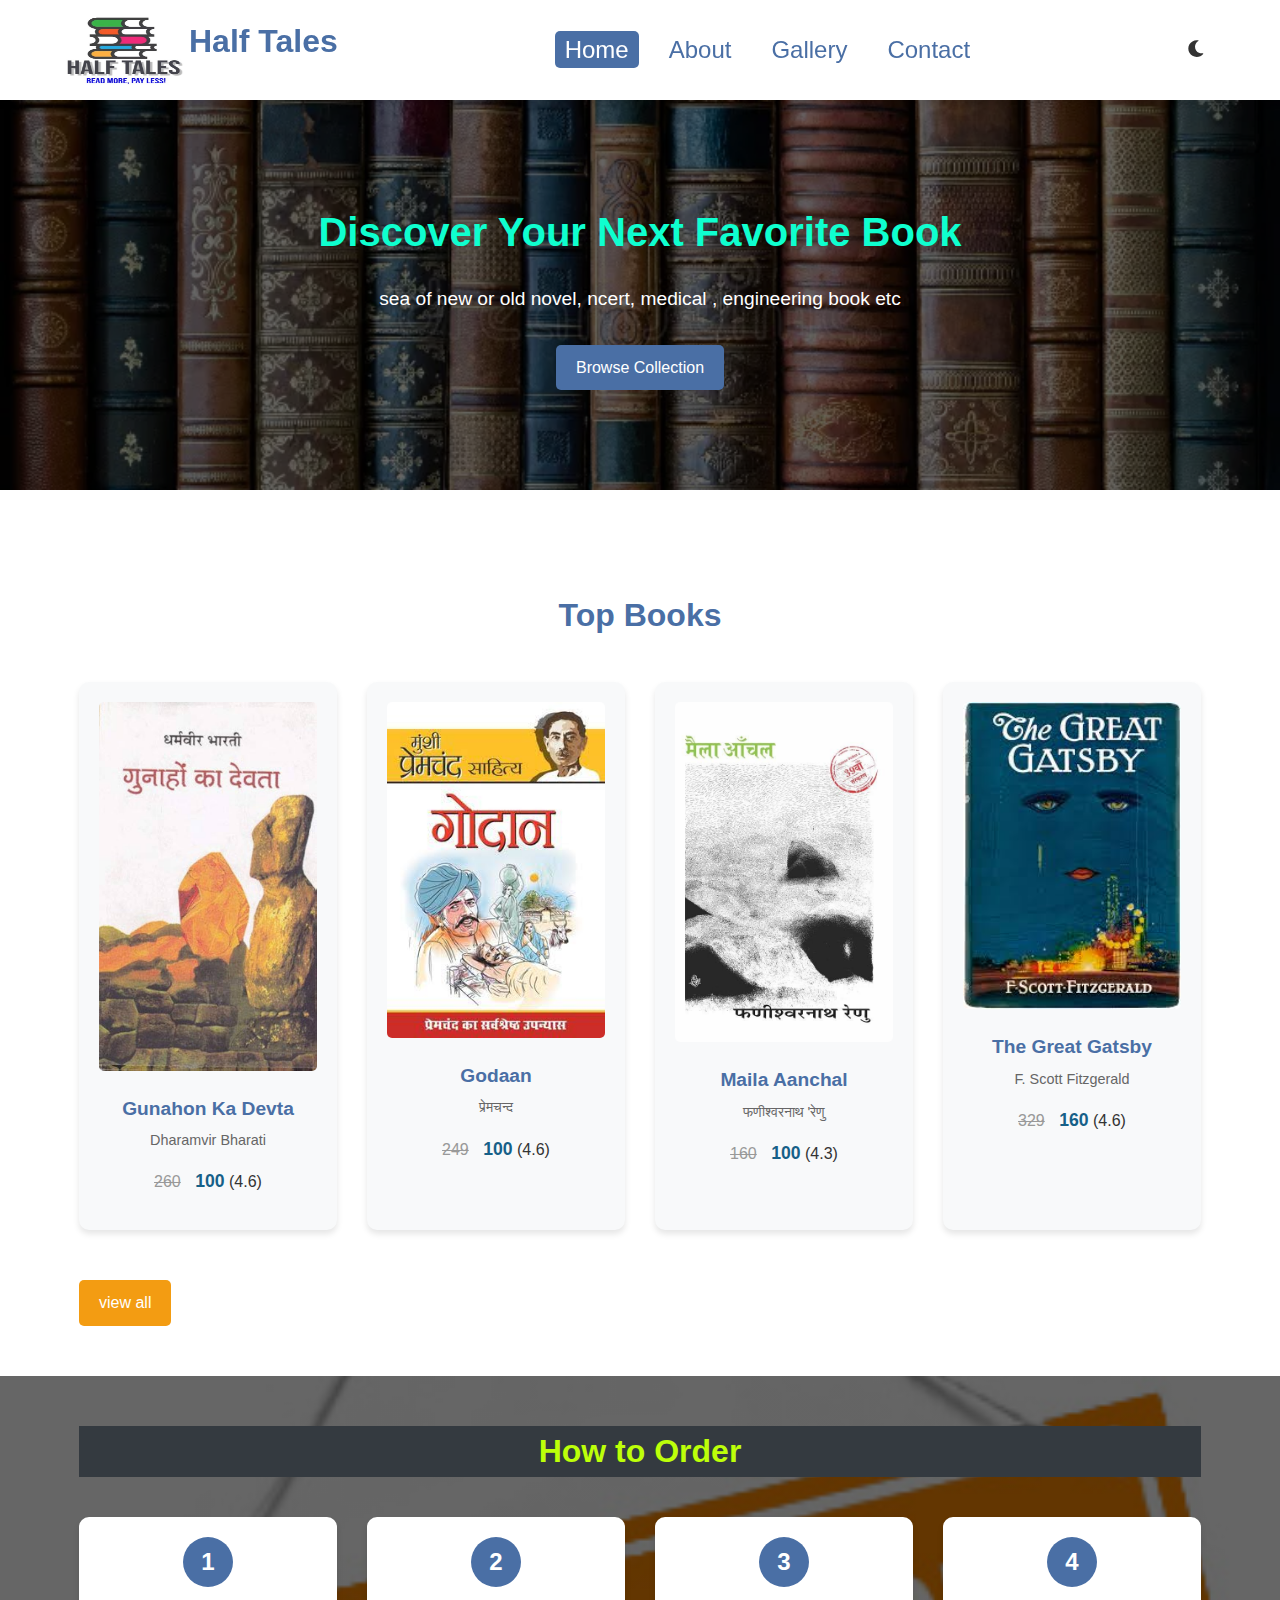
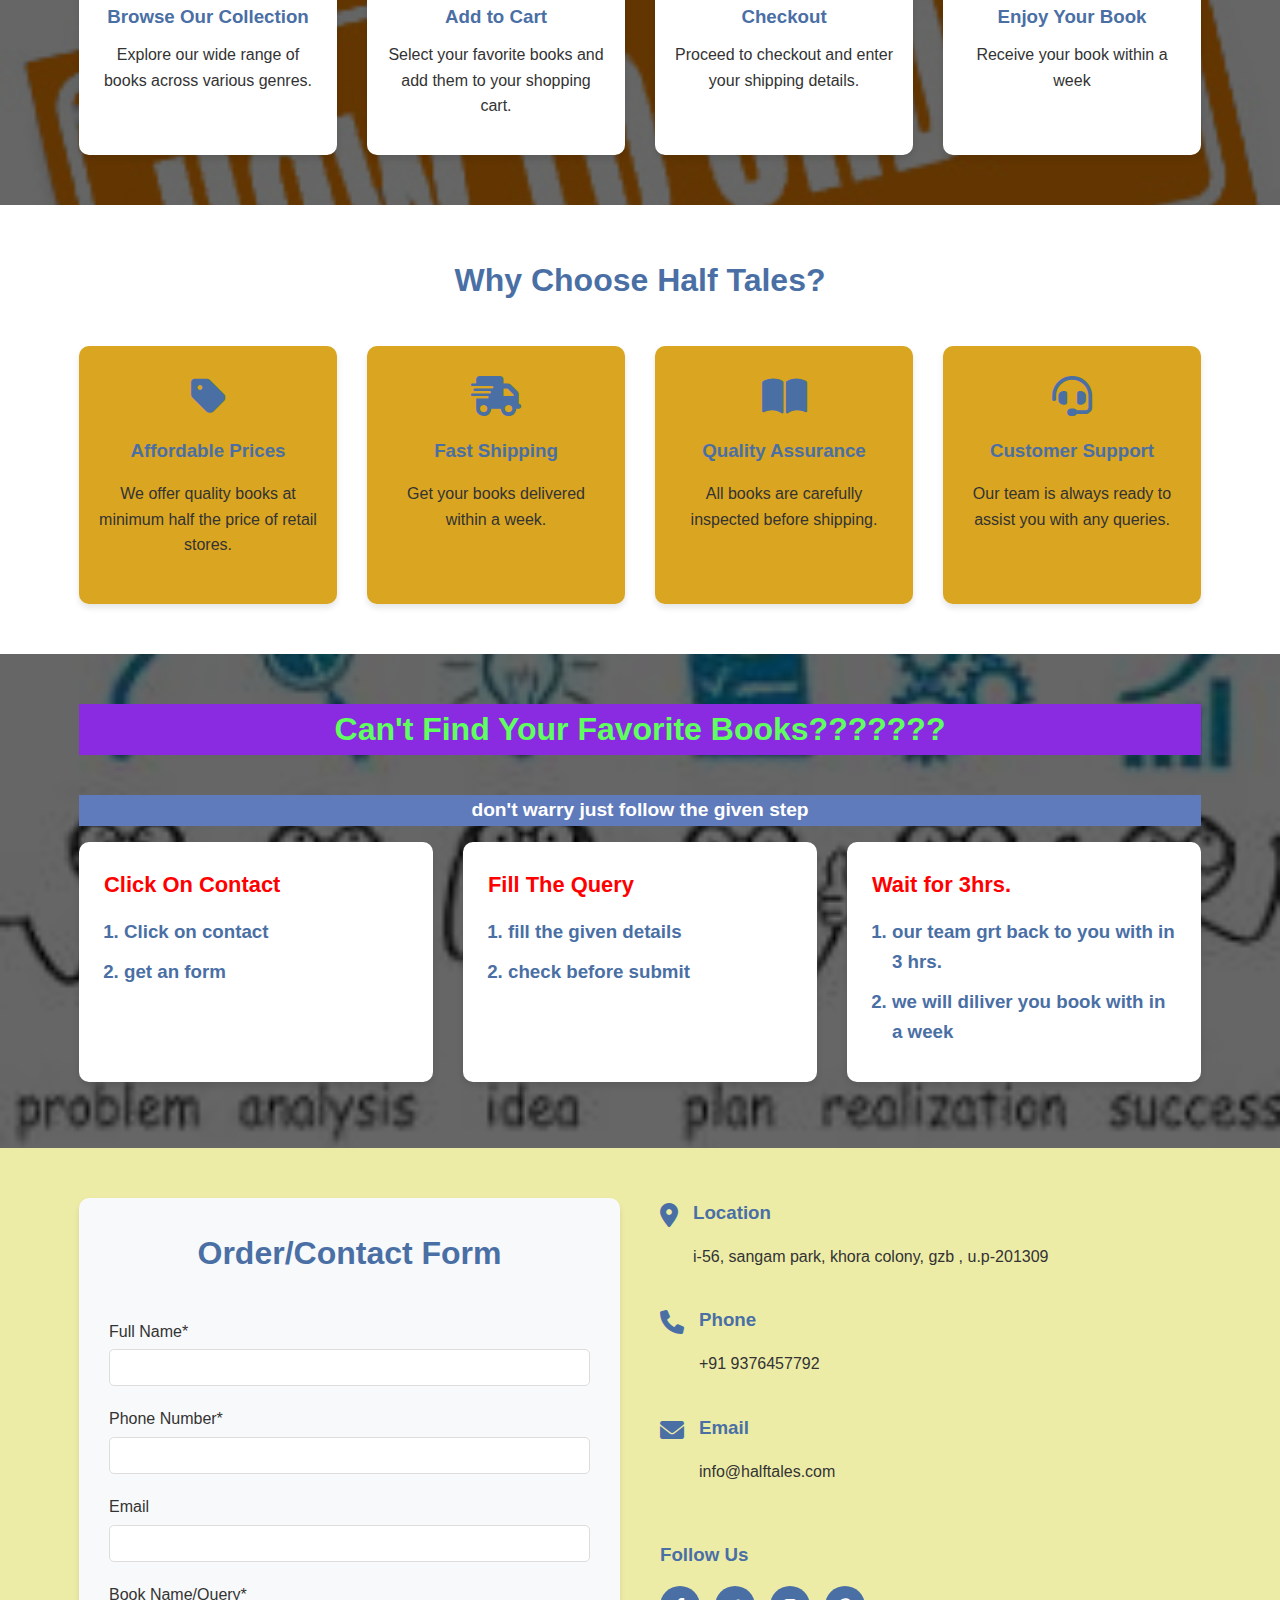
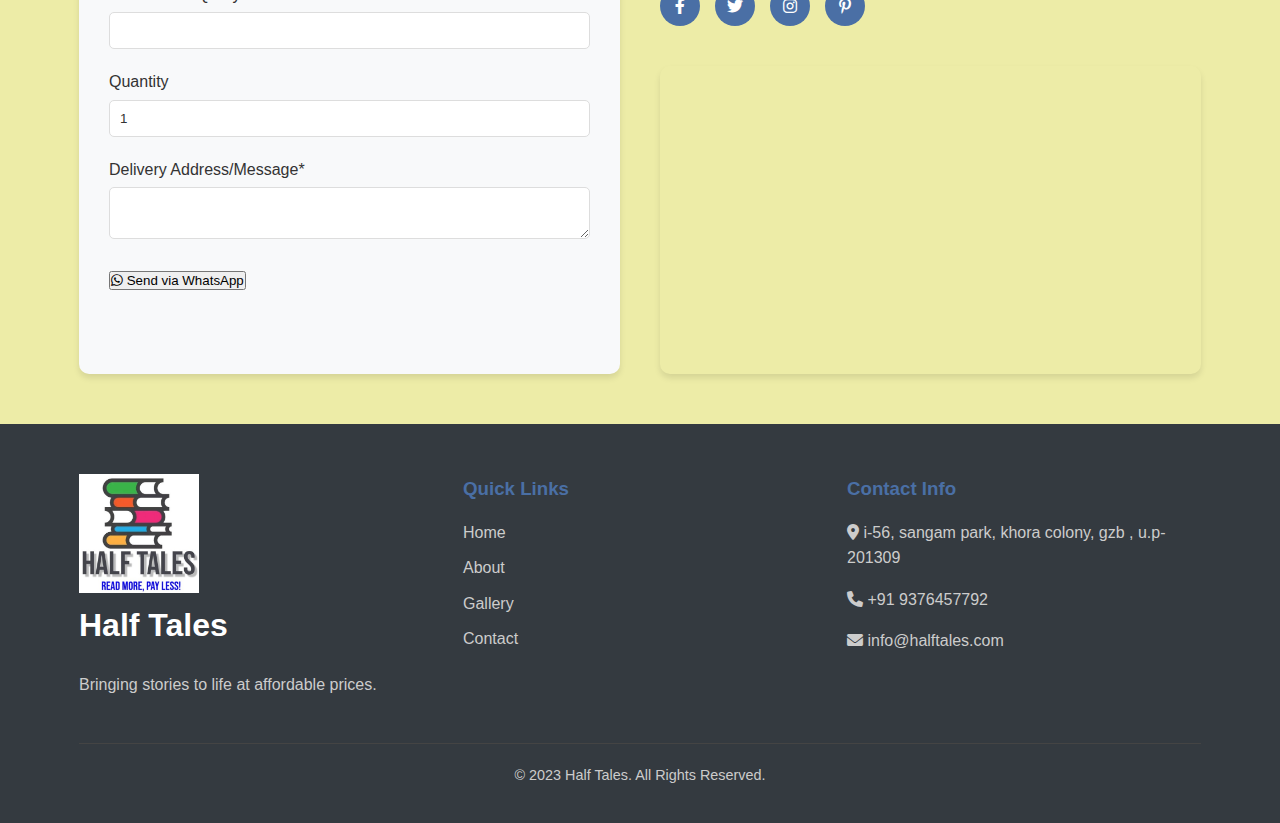
<file: index.html>
<!DOCTYPE html>
<html lang="en">
<head>
    <meta charset="UTF-8">
    <meta name="viewport" content="width=device-width, initial-scale=1.0">
    <title>Half Tales - Your Book Paradise</title>
    <link rel="stylesheet" href="style.css">
    <link rel="stylesheet" href="https://cdnjs.cloudflare.com/ajax/libs/font-awesome/6.0.0-beta3/css/all.min.css">
</head>
<body>
    <header>
        <div class="container">
            <div class="logo-container">
                <img src="logo.jpg" alt="Half Tales Logo" class="logo">
                <h1>Half Tales</h1>
            </div>
            <nav>
                <ul>
                    <li><a href="index.html" class="active">Home</a></li>
                    <li><a href="about.html">About</a></li>
                    <li><a href="gallery.html">Gallery</a></li>
                    <li><a href="#contact">Contact</a></li>
                </ul>
            </nav>
            <button id="theme-toggle" class="theme-toggle">
                <i class="fas fa-moon"></i>
            </button>
            <button class="hamburger">
                <span class="bar"></span>
                <span class="bar"></span>
                <span class="bar"></span>
            </button>
        </div>
    </header>

    <main>
        <section class="hero">
            <div class="container">
                <h2>Discover Your Next Favorite Book</h2>
                <p>sea of new or old novel, ncert, medical , engineering book etc</p>
                <a href="purchase.html" class="btn">Browse Collection</a>
            </div>
        </section>

        <section class="featured-books">
            <div class="container">
                <h2>Top Books</h2>
                <div class="book-grid">
                    <div class="book-card">
                        <img src="book1.jpg" alt="Book Cover">
                        <h3>Gunahon Ka Devta</h3>
                        <p class="author">Dharamvir Bharati
                        </p>
                        <div class="price">
                            <span class="original-price">260</span>
                            <span class="discounted-price">100</span>
                            <span class="rating">(4.6)</span>
                        </div>
                        
                    </div>
                    <div class="book-card">
                        <img src="book2.jpg" alt="Book Cover">
                        <h3>Godaan</h3>
                        <p class="author">प्रेमचन्द </p>
                        <div class="price">
                            <span class="original-price">249</span>
                            <span class="discounted-price">100</span>
                            <span class="rating">(4.6)</span>
                        </div>
                        
                    </div>
                    <div class="book-card">
                        <img src="book3.jpg" alt="Book Cover">
                        <h3>Maila Aanchal</h3>
                        <p class="author"> फणीश्वरनाथ 'रेणु</p>
                        <div class="price">
                            <span class="original-price">160</span>
                            <span class="discounted-price">100</span>
                            <span class="rating">(4.3)</span>
                        </div>
                        
                    </div>
                    <div class="book-card">
                        <img src="booke2.jpg" alt="Book Cover">
                        <h3>The Great Gatsby </h3>
                        <p class="author">F. Scott Fitzgerald</p>
                        <div class="price">
                            <span class="original-price">329</span>
                            <span class="discounted-price">160</span>
                            <span class="rating">(4.6)</span>
                        </div>
                        
                    </div>
                </div>
                <div class="read-more-section">
                          
                    <a href="purchase.html" class="read-more-btn">view all</a>
                </div>
            </div>
        </section>

        <section class="how-to-order">
            <div class="container">
                <h2>How to Order</h2>
                <div class="steps">
                    <div class="step">
                        <div class="step-number">1</div>
                        <h3>Browse Our Collection</h3>
                        <p>Explore our wide range of books across various genres.</p>
                    </div>
                    <div class="step">
                        <div class="step-number">2</div>
                        <h3>Add to Cart</h3>
                        <p>Select your favorite books and add them to your shopping cart.</p>
                    </div>
                    <div class="step">
                        <div class="step-number">3</div>
                        <h3>Checkout</h3>
                        <p>Proceed to checkout and enter your shipping details.</p>
                    </div>
                    <div class="step">
                        <div class="step-number">4</div>
                        <h3>Enjoy Your Book</h3>
                        <p>Receive your book within a week</p>
                    </div>
                </div>
            </div>
        </section>

        <section class="why-choose-us">
            <div class="container">
                <h2>Why Choose Half Tales?</h2>
                <div class="reasons">
                    <div class="reason">
                        <i class="fas fa-tag"></i>
                        <h3>Affordable Prices</h3>
                        <p>We offer quality books at minimum half the price of retail stores.</p>
                    </div>
                    <div class="reason">
                        <i class="fas fa-shipping-fast"></i>
                        <h3>Fast Shipping</h3>
                        <p>Get your books delivered within a week.</p>
                    </div>
                    <div class="reason">
                        <i class="fas fa-book-open"></i>
                        <h3>Quality Assurance</h3>
                        <p>All books are carefully inspected before shipping.</p>
                    </div>
                    <div class="reason">
                        <i class="fas fa-headset"></i>
                        <h3>Customer Support</h3>
                        <p>Our team is always ready to assist you with any queries.</p>
                    </div>
                </div>
            </div>
        </section>

        <section class="problem-solving">
            <div class="container">
                <h2>Can't Find Your Favorite Books???????</h2>
                <h3 style="color: white;text-align: center;font-size: larger;background-color: rgb(95, 123, 187);">don't warry just follow the given step<h3>
                <div class="solutions">
                    <div class="solution">
                        <h3>Click On Contact</h3>
                        <ol>
                            <li>Click on contact</li>
                            <li>get an form</li>
                        </ol>
                    </div>
                    <div class="solution">
                        <h3>Fill The Query</h3>
                        <ol>
                            <li>fill the given details</li>
                            <li>check before submit</li>
                        </ol>
                    </div>
                    <div class="solution">
                        <h3>Wait for 3hrs.</h3>
                        <ol>
                            <li>our team grt back to you with in 3 hrs.</li>
                            <li>we will diliver you book with in a week</li>
                        </ol>
                    </div>
                </div>
            </div>
        </section>
        
        <section id="contact" class="contact">
            <div class="container">
                <div class="contact-container">
                    <!-- Contact Form -->
                    <div class="contact-form">
                        <h2>Order/Contact Form</h2>
                        <form id="whatsappOrderForm">
                            <div class="form-group">
                                <label for="name">Full Name*</label>
                                <input type="text" id="name" name="name" required>
                            </div>
                            <div class="form-group">
                                <label for="phone">Phone Number*</label>
                                <input type="tel" id="phone" name="phone" required>
                            </div>
                            <div class="form-group">
                                <label for="email">Email</label>
                                <input type="email" id="email" name="email">
                            </div>
                            <div class="form-group">
                                <label for="book">Book Name/Query*</label>
                                <input type="text" id="book" name="book" required>
                            </div>
                            <div class="form-group">
                                <label for="quantity">Quantity</label>
                                <input type="number" id="quantity" name="quantity" min="1" value="1">
                            </div>
                            <div class="form-group">
                                <label for="address">Delivery Address/Message*</label>
                                <textarea id="address" name="address" required></textarea>
                            </div>
                            <button type="submit" class="submit-btn">
                                <i class="fab fa-whatsapp"></i> Send via WhatsApp
                            </button>
                        </form>
                    </div>
                    
                    <!-- Contact Info -->
                    <div class="contact-info">
                        <div class="info-item">
                            <i class="fas fa-map-marker-alt"></i>
                            <div>
                                <h3>Location</h3>
                                <p>i-56, sangam park, khora colony, gzb , u.p-201309</p>
                            </div>
                        </div>
                        <div class="info-item">
                            <i class="fas fa-phone"></i>
                            <div>
                                <h3>Phone</h3>
                                <p>+91 9376457792</p>
                            </div>
                        </div>
                        <div class="info-item">
                            <i class="fas fa-envelope"></i>
                            <div>
                                <h3>Email</h3>
                                <p>info@halftales.com</p>
                            </div>
                        </div>
                        <div class="social-media">
                            <h3>Follow Us</h3>
                            <div class="social-icons">
                                <a href="#"><i class="fab fa-facebook-f"></i></a>
                                <a href="#"><i class="fab fa-twitter"></i></a>
                                <a href="#"><i class="fab fa-instagram"></i></a>
                                <a href="#"><i class="fab fa-pinterest-p"></i></a>
                            </div>
                        </div>
                        <div class="map">
                            <iframe src="https://www.google.com/maps/embed?pb=!1m18!1m12!1m3!1d852.6562901208166!2d77.33552217539513!3d28.627530051939075!2m3!1f0!2f0!3f0!3m2!1i1024!2i768!4f13.1!3m3!1m2!1s0x390ce5296fe61e6f%3A0x2984f017b535e952!2s262%2C%20Sangam%20Park%20Khora%20Conoly%2C%20Rajeev%20Nagar%2C%20Khora%20Colony%2C%20Sector%2062A%2C%20Noida%2C%20Uttar%20Pradesh%20201309!5e0!3m2!1sen!2sin!4v1743326958055!5m2!1sen!2sin" width="400" height="300" style="border:0;" allowfullscreen="" loading="lazy" referrerpolicy="no-referrer-when-downgrade"></iframe>
                        </div>
                    </div>
                </div>
            </div>
        </section>
        
        
    </main>

    <footer>
        <div class="container">
            <div class="footer-content">
                <div class="footer-section">
                    <img src="logo.jpg" width="120px">
                    <h1>Half Tales</h1>
                    <p>Bringing stories to life at affordable prices.</p>
                </div>
                <div class="footer-section">
                    <h3>Quick Links</h3>
                    <ul>
                        <li><a href="index.html">Home</a></li>
                        <li><a href="about.html">About</a></li>
                        <li><a href="gallery.html">Gallery</a></li>
                        <li><a href="contact.html">Contact</a></li>
                    </ul>
                </div>
                <div class="footer-section">
                    <h3>Contact Info</h3>
                    <p><i class="fas fa-map-marker-alt"></i> i-56, sangam park, khora colony, gzb , u.p-201309</p>
                    <p><i class="fas fa-phone"></i> +91 9376457792</p>
                    <p><i class="fas fa-envelope"></i> info@halftales.com</p>
                </div>
            </div>
            <div class="footer-bottom">
                <p>&copy; 2023 Half Tales. All Rights Reserved.</p>
            </div>
        </div>
    </footer>

    <script src="script.js"></script>
</body>
</html>
</file>
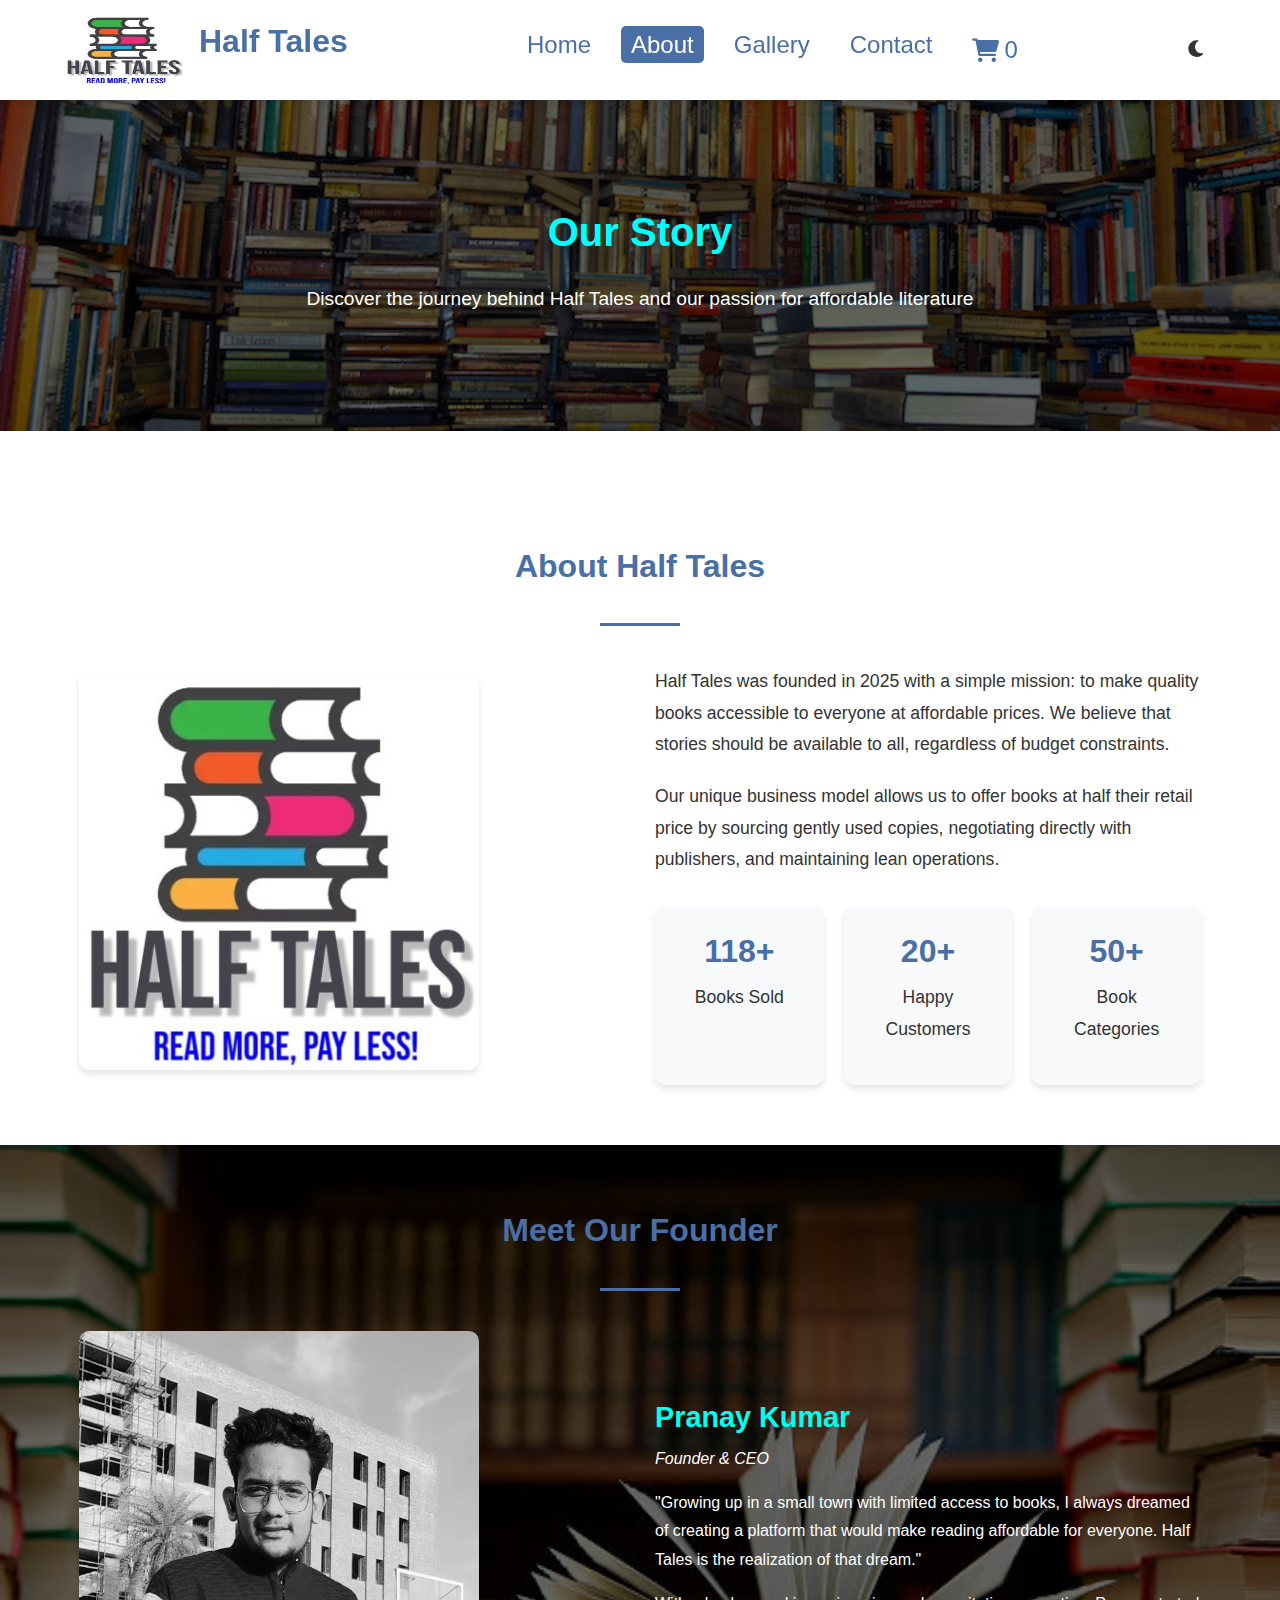
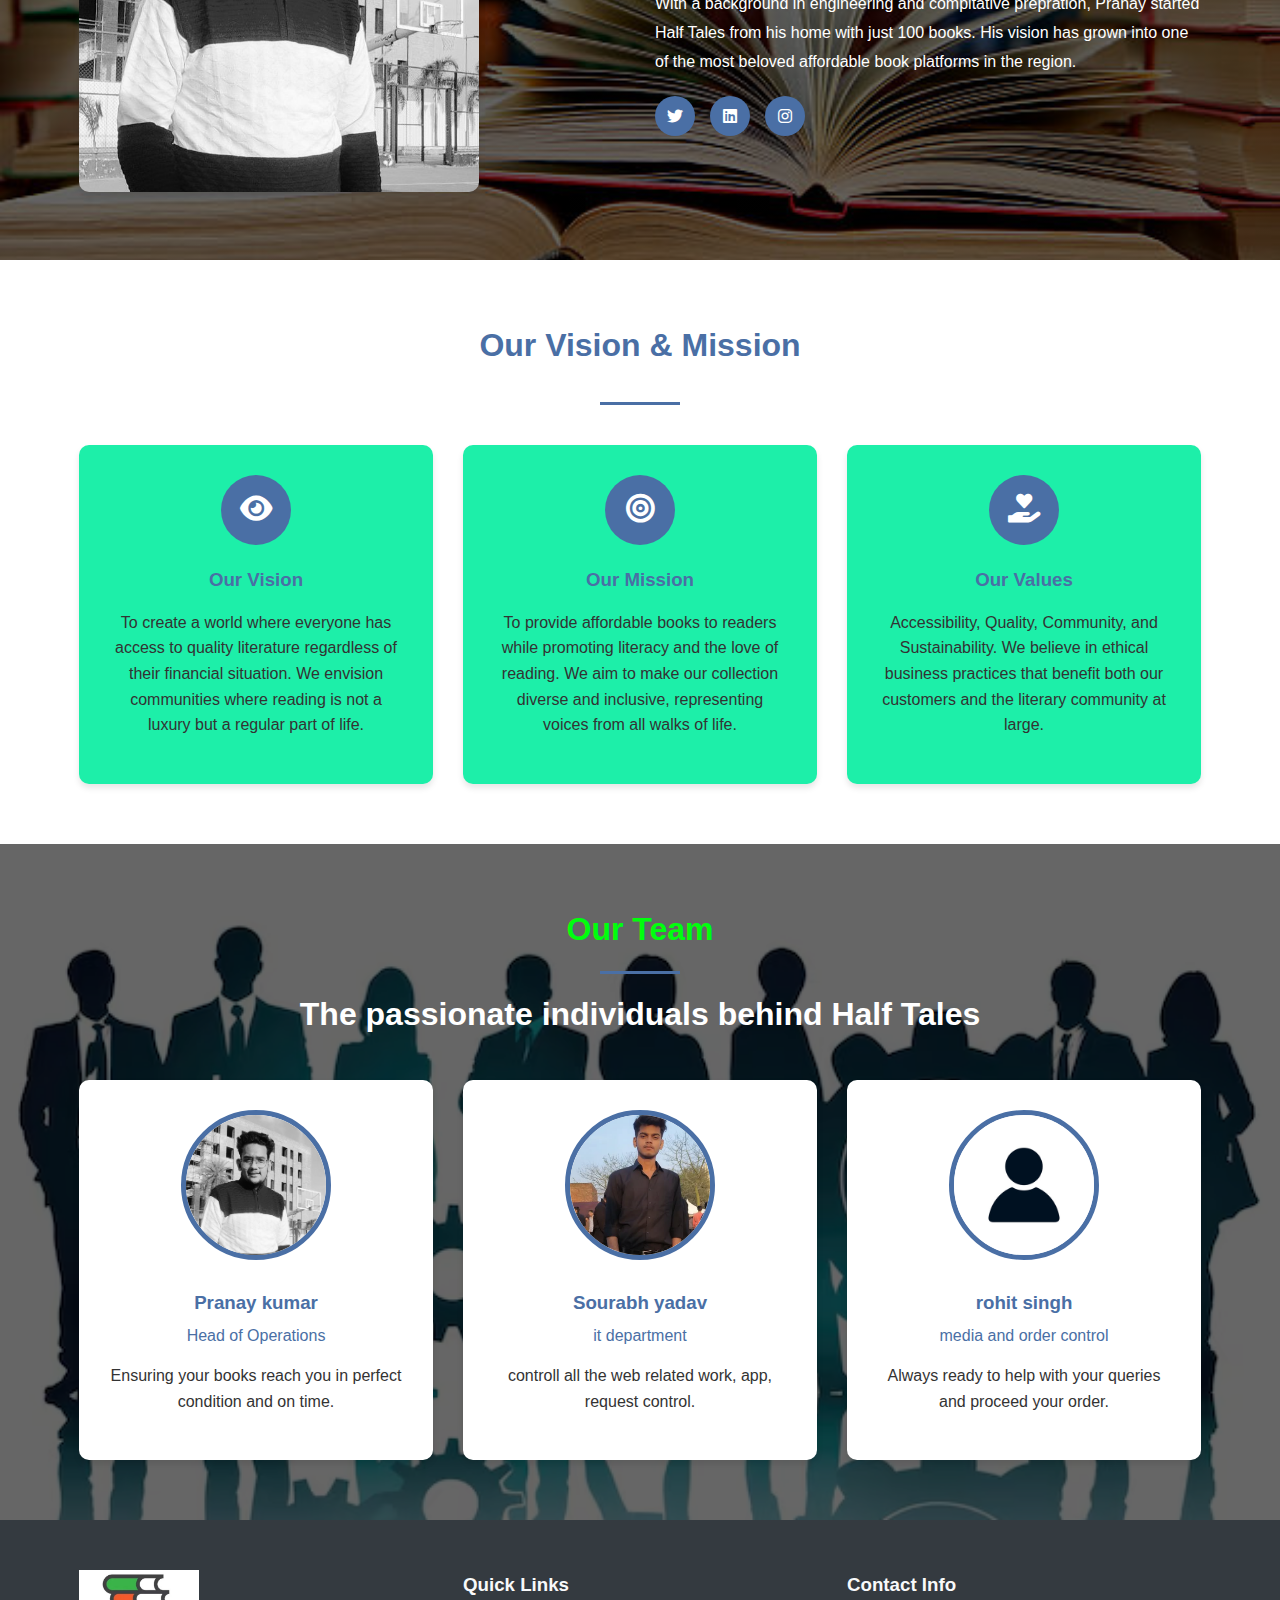
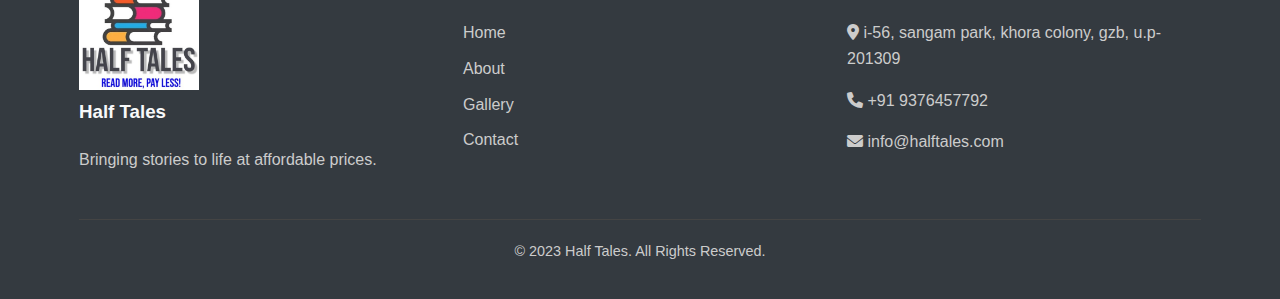
<file: about.html>
<!DOCTYPE html>
<html lang="en">
<head>
    <meta charset="UTF-8">
    <meta name="viewport" content="width=device-width, initial-scale=1.0">
    <title>About Us - Half Tales</title>
    <link rel="stylesheet" href="https://cdnjs.cloudflare.com/ajax/libs/font-awesome/6.0.0-beta3/css/all.min.css">
    <link rel="stylesheet" href="about.css">
</head>
<body>
    <!-- Header Section -->
    <header>
        <div class="container">
            <div class="logo-container">
                <img src="logo.jpg" alt="Half Tales Logo" class="logo">
                <h1>Half Tales</h1>
            </div>
            <nav>
                <ul>
                    <li><a href="index.html">Home</a></li>
                    <li><a href="about.html" class="active">About</a></li>
                    <li><a href="gallery.html">Gallery</a></li>
                    <li><a href="contact.html">Contact</a></li>
                    <li><a href="checkout.html" class="cart-link"><i class="fas fa-shopping-cart"></i> <span id="cart-count">0</span></a></li>
                </ul>
            </nav>
            <button id="theme-toggle" class="theme-toggle">
                <i class="fas fa-moon"></i>
            </button>
            <button class="hamburger">
                <span class="bar"></span>
                <span class="bar"></span>
                <span class="bar"></span>
            </button>
        </div>
    </header>

    <!-- About Section -->
    <main>
        <section class="about-hero">
            <div class="container">
                <h2>Our Story</h2>
                <p>Discover the journey behind Half Tales and our passion for affordable literature</p>
            </div>
        </section>

        <section class="about-company">
            <div class="container">
                <div class="section-header">
                    <h2>About Half Tales</h2>
                    <div class="divider"></div>
                </div>
                <div class="content-wrapper">
                    <div class="image-container">
                        <img src="logo.jpg" alt="Half Tales Bookstore">
                    </div>
                    <div class="text-content">
                        <p>Half Tales was founded in 2025 with a simple mission: to make quality books accessible to everyone at affordable prices. We believe that stories should be available to all, regardless of budget constraints.</p>
                        <p>Our unique business model allows us to offer books at half their retail price by sourcing gently used copies, negotiating directly with publishers, and maintaining lean operations.</p>
                        <div class="stats-container">
                            <div class="stat-item">
                                <h3>118+</h3>
                                <p>Books Sold</p>
                            </div>
                            <div class="stat-item">
                                <h3>20+</h3>
                                <p>Happy Customers</p>
                            </div>
                            <div class="stat-item">
                                <h3>50+</h3>
                                <p>Book Categories</p>
                            </div>
                        </div>
                    </div>
                </div>
            </div>
        </section>

        <section class="founder-section">
            <div class="container">
                <div class="section-header">
                    <h2>Meet Our Founder</h2>
                    <div class="divider"></div>
                </div>
                <div class="founder-content">
                    <div class="founder-image">
                        <img src="pic 1-modified.jpg" alt="Founder of Half Tales">
                    </div>
                    <div class="founder-details">
                        <h3>Pranay Kumar</h3>
                        <p class="title">Founder & CEO</p>
                        <p>"Growing up in a small town with limited access to books, I always dreamed of creating a platform that would make reading affordable for everyone. Half Tales is the realization of that dream."</p>
                        <p>With a background in engineering and compitative prepration, Pranay started Half Tales from his home with just 100 books. His vision has grown into one of the most beloved affordable book platforms in the region.</p>
                        <div class="social-links">
                            <a href="#"><i class="fab fa-twitter"></i></a>
                            <a href="#"><i class="fab fa-linkedin"></i></a>
                            <a href="#"><i class="fab fa-instagram"></i></a>
                        </div>
                    </div>
                </div>
            </div>
        </section>

        <section class="vision-mission">
            <div class="container">
                <div class="section-header">
                    <h2>Our Vision & Mission</h2>
                    <div class="divider"></div>
                </div>
                <div class="vm-container">
                    <div class="vm-card">
                        <div class="vm-icon">
                            <i class="fas fa-eye"></i>
                        </div>
                        <h3>Our Vision</h3>
                        <p>To create a world where everyone has access to quality literature regardless of their financial situation. We envision communities where reading is not a luxury but a regular part of life.</p>
                    </div>
                    <div class="vm-card">
                        <div class="vm-icon">
                            <i class="fas fa-bullseye"></i>
                        </div>
                        <h3>Our Mission</h3>
                        <p>To provide affordable books to readers while promoting literacy and the love of reading. We aim to make our collection diverse and inclusive, representing voices from all walks of life.</p>
                    </div>
                    <div class="vm-card">
                        <div class="vm-icon">
                            <i class="fas fa-hand-holding-heart"></i>
                        </div>
                        <h3>Our Values</h3>
                        <p>Accessibility, Quality, Community, and Sustainability. We believe in ethical business practices that benefit both our customers and the literary community at large.</p>
                    </div>
                </div>
            </div>
        </section>

        <section class="team-section">
            <div class="container">
                <div class="section-header">
                    <h1 style="color: rgb(0, 255, 13);">Our Team<h1>
                    <div class="divider"></div>
                    <p style="color: white;">The passionate individuals behind Half Tales</p>
                </div>
                <div class="team-members">
                    <div class="team-card">
                        <img src="pic 1-modified.jpg" alt="Team Member">
                        <h3>Pranay kumar</h3>
                        <p class="position">Head of Operations</p>
                        <p>Ensuring your books reach you in perfect condition and on time.</p>
                    </div>
                    <div class="team-card">
                        <img src="so.png" alt="Team Member">
                        <h3>Sourabh yadav</h3>
                        <p class="position">it department</p>
                        <p>controll all the web related work, app, request control.</p>
                    </div>
                    <div class="team-card">
                        <img src="ro.jpg" alt="Team Member">
                        <h3>rohit singh</h3>
                        <p class="position">media and  order control</p>
                        <p>Always ready to help with your queries and proceed your order.</p>
                    </div>
                </div>
            </div>
        </section>
    </main>

    <!-- Footer Section -->
    <footer>
        <div class="container">
            <div class="footer-content">
                <div class="footer-section">
                    <img src="logo.jpg" width="120px">
                    <h3>Half Tales</h3>
                    <p>Bringing stories to life at affordable prices.</p>
                </div>
                <div class="footer-section">
                    <h3>Quick Links</h3>
                    <ul>
                        <li><a href="index.html">Home</a></li>
                        <li><a href="about.html">About</a></li>
                        <li><a href="gallery.html">Gallery</a></li>
                        <li><a href="contact.html">Contact</a></li>
                    </ul>
                </div>
                <div class="footer-section">
                    <h3>Contact Info</h3>
                    <p><i class="fas fa-map-marker-alt"></i> i-56, sangam park, khora colony, gzb, u.p-201309</p>
                    <p><i class="fas fa-phone"></i> +91 9376457792</p>
                    <p><i class="fas fa-envelope"></i> info@halftales.com</p>
                </div>
            </div>
            <div class="footer-bottom">
                <p>&copy; 2023 Half Tales. All Rights Reserved.</p>
            </div>
        </div>
    </footer>

    <script src="about.js"></script>
</body>
</html>
</file>
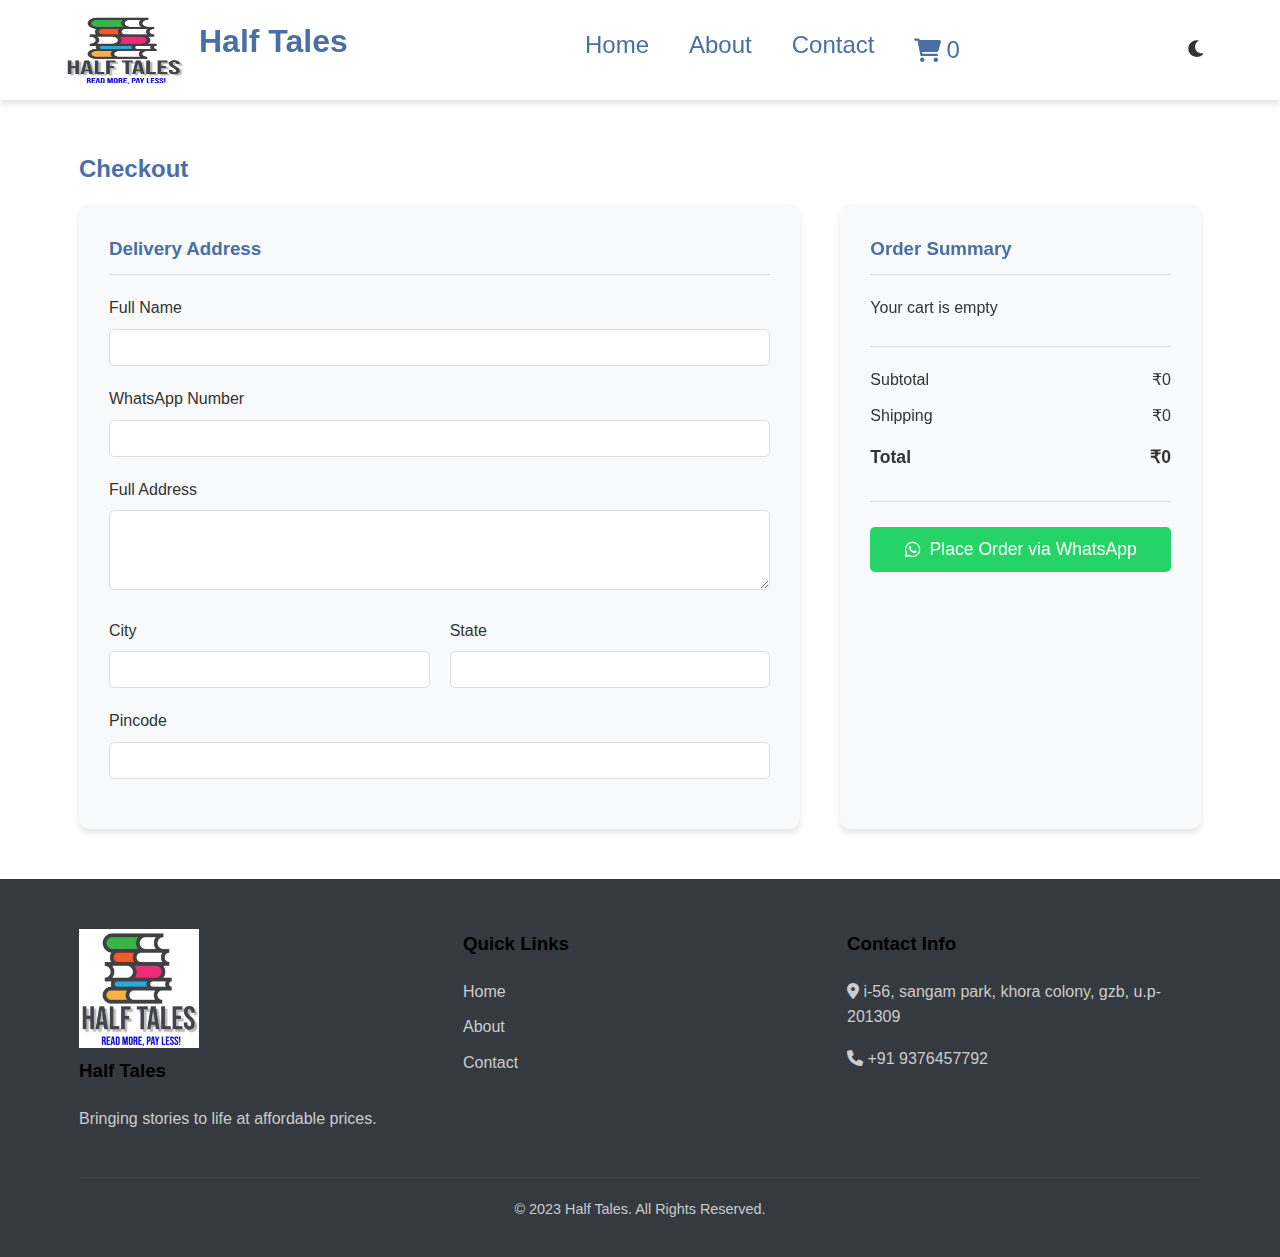
<file: checkout.html>
<!DOCTYPE html>
<html lang="en">
<head>
    <meta charset="UTF-8">
    <meta name="viewport" content="width=device-width, initial-scale=1.0">
    <title>Checkout - Half Tales</title>
    <link rel="stylesheet" href="https://cdnjs.cloudflare.com/ajax/libs/font-awesome/6.0.0-beta3/css/all.min.css">
    <link rel="stylesheet" href="checkout.css">
</head>
<body>
    <!-- Header Section -->
    <header>
        <div class="container">
            <div class="logo-container">
                <img src="logo.jpg" alt="Half Tales Logo" class="logo">
                <h1>Half Tales</h1>
            </div>
            <nav>
                <ul>
                    <li><a href="index.html">Home</a></li>
                    <li><a href="about.html">About</a></li>
                    <li><a href="contact.html">Contact</a></li>
                    <li><a href="checkout.html" class="cart-link"><i class="fas fa-shopping-cart"></i> <span id="cart-count">0</span></a></li>
                </ul>
            </nav>
            <button id="theme-toggle" class="theme-toggle">
                <i class="fas fa-moon"></i>
            </button>
            <button class="hamburger">
                <span class="bar"></span>
                <span class="bar"></span>
                <span class="bar"></span>
            </button>
        </div>
    </header>

    <!-- Checkout Section -->
    <main>
        <section class="checkout">
            <div class="container">
                <h2>Checkout</h2>
                <div class="checkout-container">
                    <div class="delivery-address">
                        <h3>Delivery Address</h3>
                        <form id="addressForm">
                            <div class="form-group">
                                <label for="fullname">Full Name</label>
                                <input type="text" id="fullname" name="fullname" required>
                            </div>
                            <div class="form-group">
                                <label for="phone">WhatsApp Number</label>
                                <input type="tel" id="phone" name="phone" required>
                            </div>
                            <div class="form-group">
                                <label for="address">Full Address</label>
                                <textarea id="address" name="address" rows="3" required></textarea>
                            </div>
                            <div class="form-row">
                                <div class="form-group">
                                    <label for="city">City</label>
                                    <input type="text" id="city" name="city" required>
                                </div>
                                <div class="form-group">
                                    <label for="state">State</label>
                                    <input type="text" id="state" name="state" required>
                                </div>
                            </div>
                            <div class="form-group">
                                <label for="pincode">Pincode</label>
                                <input type="text" id="pincode" name="pincode" required>
                            </div>
                        </form>
                    </div>
                    
                    <div class="order-summary">
                        <h3>Order Summary</h3>
                        <div class="order-items" id="order-items">
                            <!-- Items will be loaded here by JavaScript -->
                        </div>
                        
                        <div class="price-breakup">
                            <div class="price-row">
                                <span>Subtotal</span>
                                <span id="subtotal">₹0</span>
                            </div>
                            <div class="price-row">
                                <span>Shipping</span>
                                <span>₹0</span>
                            </div>
                            <div class="price-row total">
                                <span>Total</span>
                                <span id="total">₹0</span>
                            </div>
                        </div>
                        
                        <button id="whatsapp-order" class="btn place-order">
                            <i class="fab fa-whatsapp"></i> Place Order via WhatsApp
                        </button>
                    </div>
                </div>
            </div>
        </section>
    </main>

    <!-- Footer Section -->
    <footer>
        <div class="container">
            <div class="footer-content">
                <div class="footer-section">
                    <img src="logo.jpg" width="120px">
                    <h3>Half Tales</h3>
                    <p>Bringing stories to life at affordable prices.</p>
                </div>
                <div class="footer-section">
                    <h3>Quick Links</h3>
                    <ul>
                        <li><a href="index.html">Home</a></li>
                        <li><a href="about.html">About</a></li>
                        <li><a href="contact.html">Contact</a></li>
                    </ul>
                </div>
                <div class="footer-section">
                    <h3>Contact Info</h3>
                    <p><i class="fas fa-map-marker-alt"></i> i-56, sangam park, khora colony, gzb, u.p-201309</p>
                    <p><i class="fas fa-phone"></i> +91 9376457792</p>
                </div>
            </div>
            <div class="footer-bottom">
                <p>&copy; 2023 Half Tales. All Rights Reserved.</p>
            </div>
        </div>
    </footer>

    <script src="checkout.js"></script>
</body>
</html>
</file>
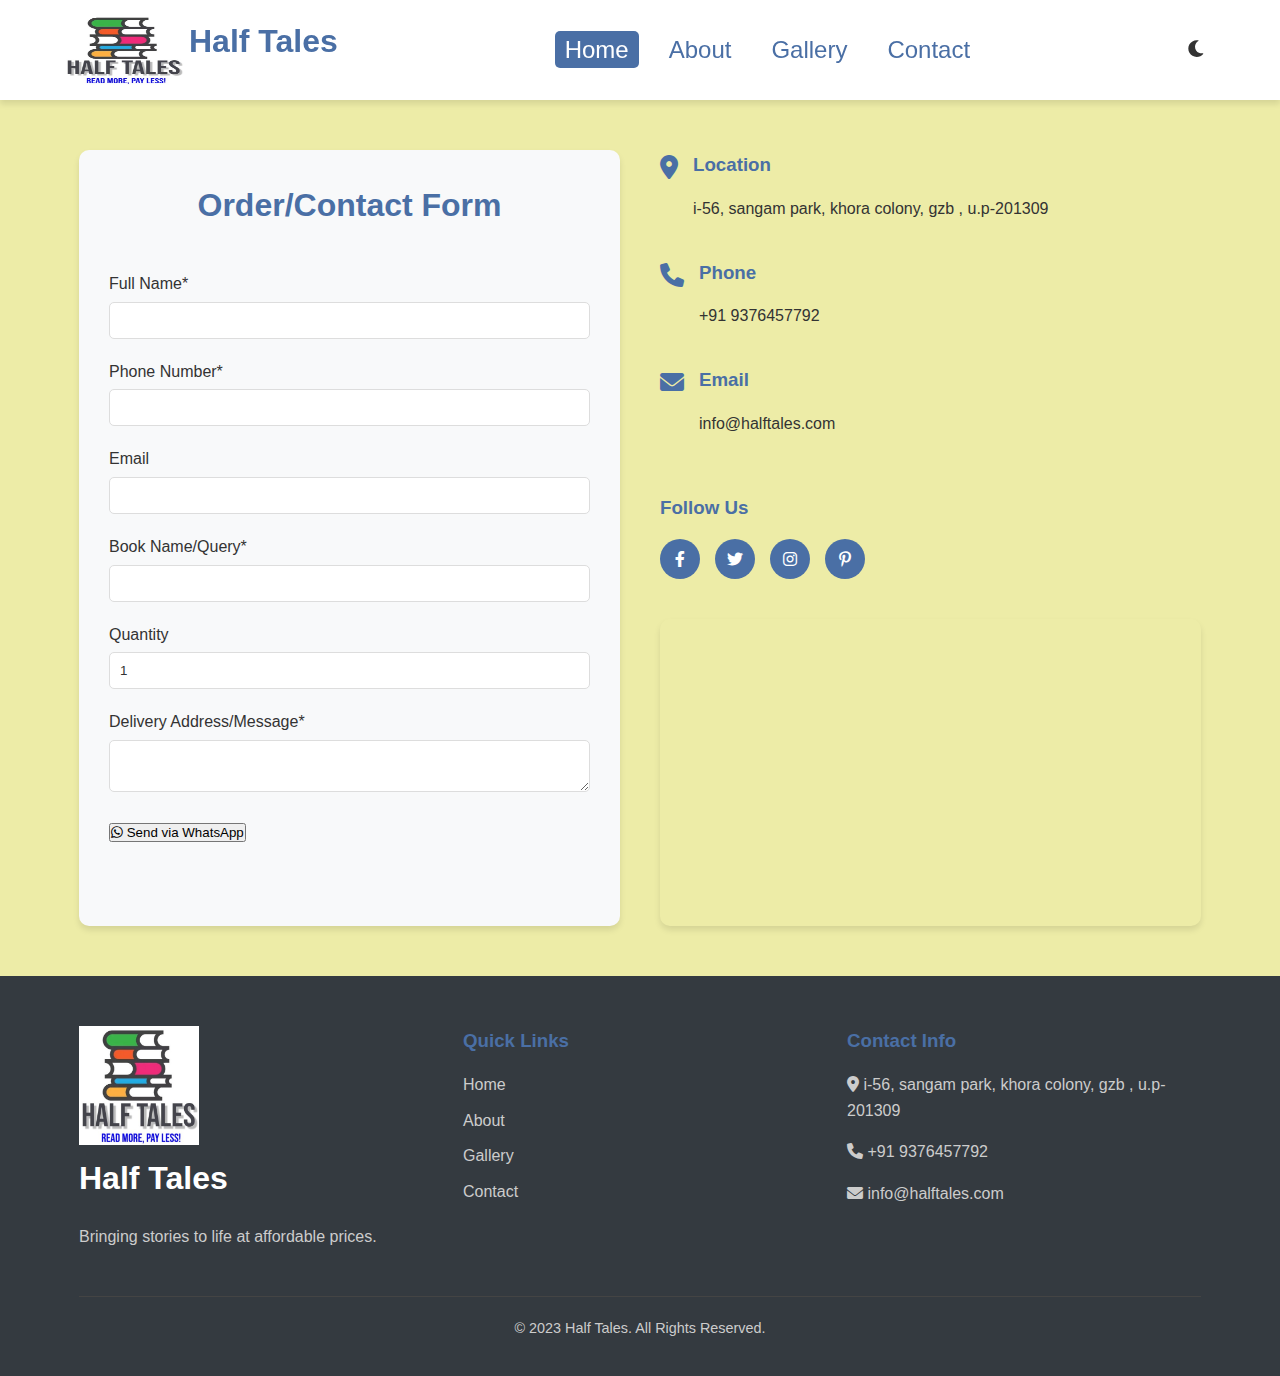
<file: contact.html>
<!DOCTYPE html>
<html lang="en">
<head>
    <meta charset="UTF-8">
    <meta name="viewport" content="width=device-width, initial-scale=1.0">
    <title>Half Tales - Your Book Paradise</title>
    <link rel="stylesheet" href="style.css">
    <link rel="stylesheet" href="https://cdnjs.cloudflare.com/ajax/libs/font-awesome/6.0.0-beta3/css/all.min.css">
</head>
<body>
    <header>
        <div class="container">
            <div class="logo-container">
                <img src="logo.jpg" alt="Half Tales Logo" class="logo">
                <h1>Half Tales</h1>
            </div>
            <nav>
                <ul>
                    <li><a href="index.html" class="active">Home</a></li>
                    <li><a href="about.html">About</a></li>
                    <li><a href="gallery.html">Gallery</a></li>
                    <li><a href="#contact">Contact</a></li>
                </ul>
            </nav>
            <button id="theme-toggle" class="theme-toggle">
                <i class="fas fa-moon"></i>
            </button>
            <button class="hamburger">
                <span class="bar"></span>
                <span class="bar"></span>
                <span class="bar"></span>
            </button>
        </div>
    </header>

    
    
    <section id="contact" class="contact">
        <div class="container">
            <div class="contact-container">
                <!-- Contact Form -->
                <div class="contact-form">
                    <h2>Order/Contact Form</h2>
                    <form id="whatsappOrderForm">
                        <div class="form-group">
                            <label for="name">Full Name*</label>
                            <input type="text" id="name" name="name" required>
                        </div>
                        <div class="form-group">
                            <label for="phone">Phone Number*</label>
                            <input type="tel" id="phone" name="phone" required>
                        </div>
                        <div class="form-group">
                            <label for="email">Email</label>
                            <input type="email" id="email" name="email">
                        </div>
                        <div class="form-group">
                            <label for="book">Book Name/Query*</label>
                            <input type="text" id="book" name="book" required>
                        </div>
                        <div class="form-group">
                            <label for="quantity">Quantity</label>
                            <input type="number" id="quantity" name="quantity" min="1" value="1">
                        </div>
                        <div class="form-group">
                            <label for="address">Delivery Address/Message*</label>
                            <textarea id="address" name="address" required></textarea>
                        </div>
                        <button type="submit" class="submit-btn">
                            <i class="fab fa-whatsapp"></i> Send via WhatsApp
                        </button>
                    </form>
                </div>
                
                <!-- Contact Info -->
                <div class="contact-info">
                    <div class="info-item">
                        <i class="fas fa-map-marker-alt"></i>
                        <div>
                            <h3>Location</h3>
                            <p>i-56, sangam park, khora colony, gzb , u.p-201309</p>
                        </div>
                    </div>
                    <div class="info-item">
                        <i class="fas fa-phone"></i>
                        <div>
                            <h3>Phone</h3>
                            <p>+91 9376457792</p>
                        </div>
                    </div>
                    <div class="info-item">
                        <i class="fas fa-envelope"></i>
                        <div>
                            <h3>Email</h3>
                            <p>info@halftales.com</p>
                        </div>
                    </div>
                    <div class="social-media">
                        <h3>Follow Us</h3>
                        <div class="social-icons">
                            <a href="#"><i class="fab fa-facebook-f"></i></a>
                            <a href="#"><i class="fab fa-twitter"></i></a>
                            <a href="#"><i class="fab fa-instagram"></i></a>
                            <a href="#"><i class="fab fa-pinterest-p"></i></a>
                        </div>
                    </div>
                    <div class="map">
                        <iframe src="https://www.google.com/maps/embed?pb=!1m18!1m12!1m3!1d852.6562901208166!2d77.33552217539513!3d28.627530051939075!2m3!1f0!2f0!3f0!3m2!1i1024!2i768!4f13.1!3m3!1m2!1s0x390ce5296fe61e6f%3A0x2984f017b535e952!2s262%2C%20Sangam%20Park%20Khora%20Conoly%2C%20Rajeev%20Nagar%2C%20Khora%20Colony%2C%20Sector%2062A%2C%20Noida%2C%20Uttar%20Pradesh%20201309!5e0!3m2!1sen!2sin!4v1743326958055!5m2!1sen!2sin" width="400" height="300" style="border:0;" allowfullscreen="" loading="lazy" referrerpolicy="no-referrer-when-downgrade"></iframe>
                    </div>
                </div>
            </div>
        </div>
    </section>
</main>

<footer>
    <div class="container">
        <div class="footer-content">
            <div class="footer-section">
                <img src="logo.jpg" width="120px">
                <h1>Half Tales</h1>
                <p>Bringing stories to life at affordable prices.</p>
            </div>
            <div class="footer-section">
                <h3>Quick Links</h3>
                <ul>
                    <li><a href="index.html">Home</a></li>
                    <li><a href="about.html">About</a></li>
                    <li><a href="gallery.html">Gallery</a></li>
                    <li><a href="contact.html">Contact</a></li>
                </ul>
            </div>
            <div class="footer-section">
                <h3>Contact Info</h3>
                <p><i class="fas fa-map-marker-alt"></i> i-56, sangam park, khora colony, gzb , u.p-201309</p>
                <p><i class="fas fa-phone"></i> +91 9376457792</p>
                <p><i class="fas fa-envelope"></i> info@halftales.com</p>
            </div>
        </div>
        <div class="footer-bottom">
            <p>&copy; 2023 Half Tales. All Rights Reserved.</p>
        </div>
    </div>
</footer>

<script src="script.js"></script>
</body>
</html>
</file>
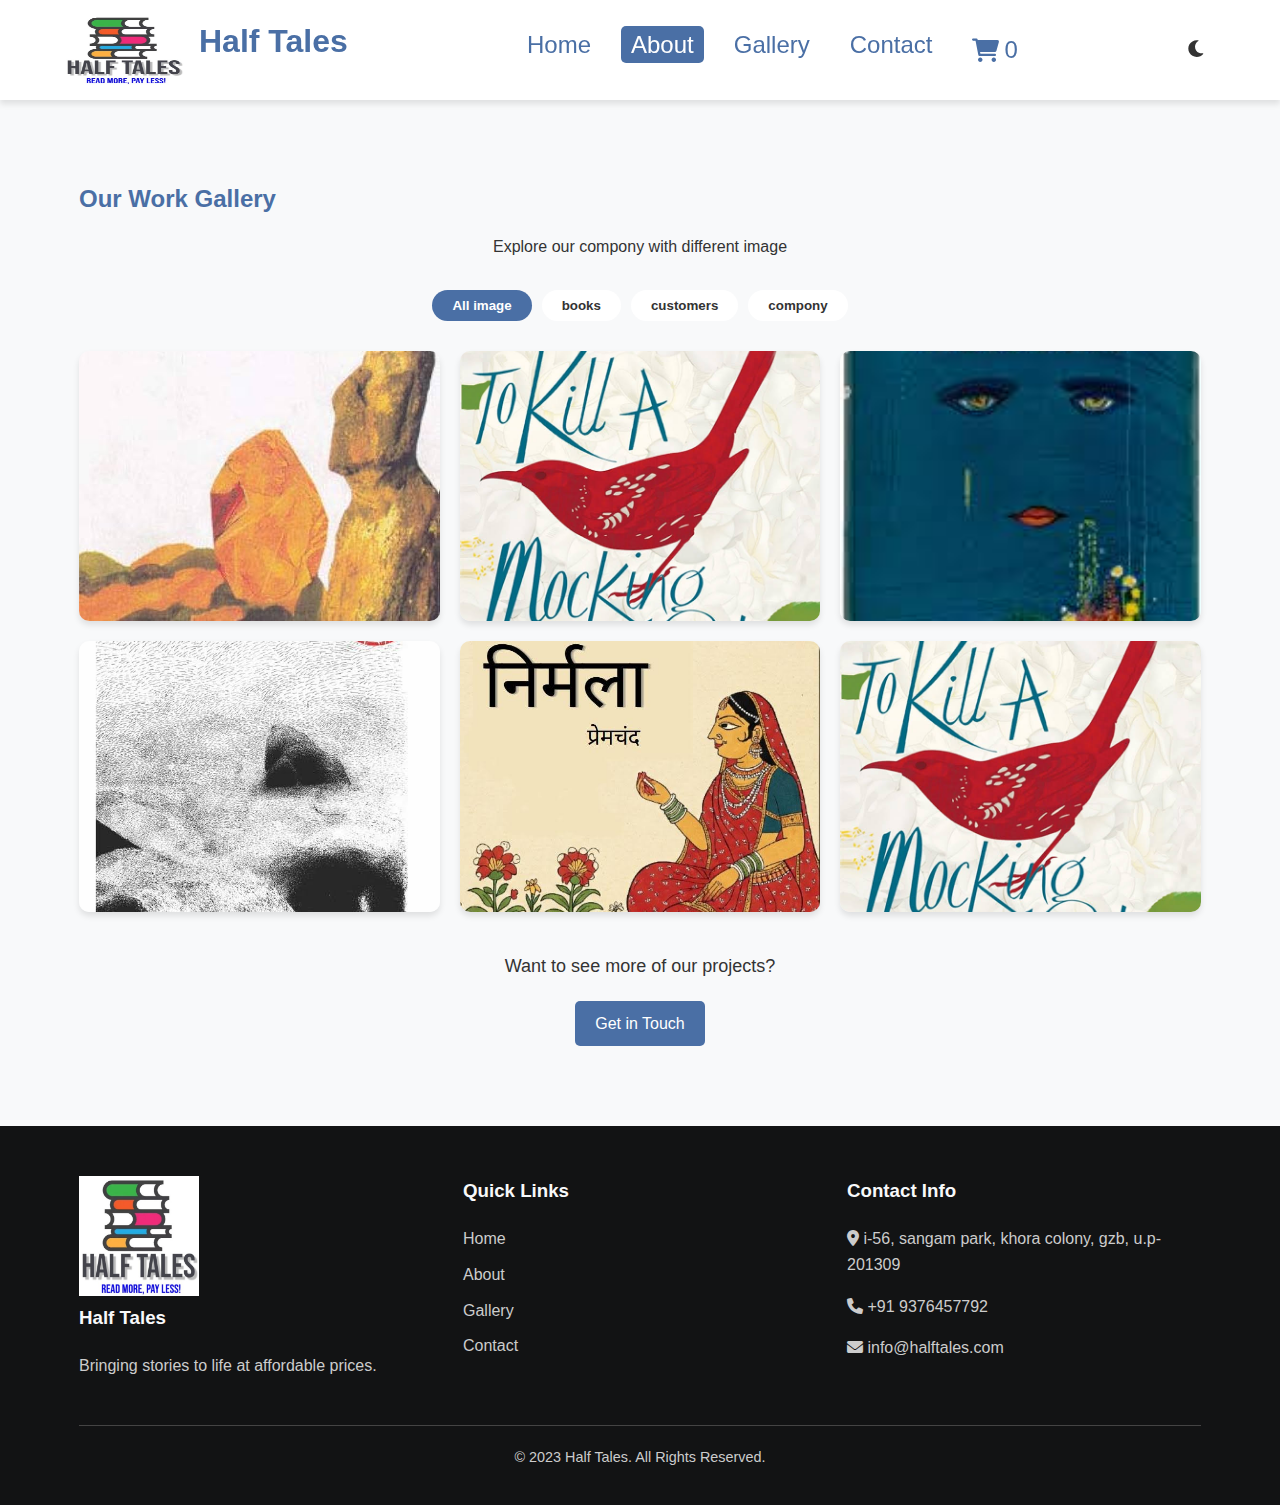
<file: gallery.html>
<!DOCTYPE html>
<html lang="en">
<head>
    <meta charset="UTF-8">
    <meta name="viewport" content="width=device-width, initial-scale=1.0">
    <title>About Us - Half Tales</title>
    <link rel="stylesheet" href="https://cdnjs.cloudflare.com/ajax/libs/font-awesome/6.0.0-beta3/css/all.min.css">
    <link rel="stylesheet" href="gallery.css">
</head>
<body>
    <!-- Header Section -->
    <header>
        <div class="container">
            <div class="logo-container">
                <img src="logo.jpg" alt="Half Tales Logo" class="logo">
                <h1>Half Tales</h1>
            </div>
            <nav>
                <ul>
                    <li><a href="index.html">Home</a></li>
                    <li><a href="about.html" class="active">About</a></li>
                    <li><a href="gallery.html">Gallery</a></li>
                    <li><a href="contact.html">Contact</a></li>
                    <li><a href="checkout.html" class="cart-link"><i class="fas fa-shopping-cart"></i> <span id="cart-count">0</span></a></li>
                </ul>
            </nav>
            <button id="theme-toggle" class="theme-toggle">
                <i class="fas fa-moon"></i>
            </button>
            <button class="hamburger">
                <span class="bar"></span>
                <span class="bar"></span>
                <span class="bar"></span>
            </button>
        </div>
    </header>


    <section id="gallery" class="gallery">
        <div class="container">
            <h2>Our Work Gallery</h2>
            <p style="text-align: center; margin-bottom: 30px;" class="section-subtitle">Explore our compony with different image</p>
            
            <div class="gallery-filter">
                <button class="filter-btn active" data-filter="all">All image</button>
                <button class="filter-btn" data-filter="residential">books</button>
                <button class="filter-btn" data-filter="corporate">customers</button>
                <button class="filter-btn" data-filter="industrial">compony</button>
            </div>
            
            <div class="gallery-grid">
                <div class="gallery-item residential">
                    <img src="book1.jpg" alt="Residential Solar Installation">
                    <div class="gallery-overlay">
                        <h3>Books</h3>
                        <p>Greater noida</p>
                    </div>
                </div>
                <div class="gallery-item industrial">
                    <img src="booke3.jpg" alt="Corporate Solar Installation">
                    <div class="gallery-overlay">
                        <h3>novel</h3>
                        <p>kccitm greater noida</p>
                    </div>
                </div>
                <div class="gallery-item residential">
                    <img src="booke2.jpg" alt="Residential Solar Panels">
                    <div class="gallery-overlay">
                        <h3>books</h3>
                        <p>niet collage</p>
                    </div>
                </div>
                <div class="gallery-item residential">
                    <img src="book3.jpg" alt="Industrial Solar Installation">
                    <div class="gallery-overlay">
                        <h3>novel</h3>
                        <p>united collage</p>
                    </div>
                </div>
                <div class="gallery-item corporate">
                    <img src="book4.jpg" alt="Corporate Solar Farm">
                    <div class="gallery-overlay">
                        <h3>ncert</h3>
                        <p>school student</p>
                    </div>
                </div>
                <div class="gallery-item industrial">
                    <img src="booke3.jpg" alt="Residential Solar Array">
                    <div class="gallery-overlay">
                        <h3>medical</h3>
                        <p>aiims kalyani 1st year</p>
                    </div>
                </div>
            </div>
            
            <div class="gallery-cta">
                <p>Want to see more of our projects?</p>
                <a href="contact.html" class="btn">Get in Touch</a>
            </div>
        </div>
    </section>

    <!-- Footer Section -->
    <footer>
        <div class="container">
            <div class="footer-content">
                <div class="footer-section">
                    <img src="logo.jpg" width="120px">
                    <h3>Half Tales</h3>
                    <p>Bringing stories to life at affordable prices.</p>
                </div>
                <div class="footer-section">
                    <h3>Quick Links</h3>
                    <ul>
                        <li><a href="index.html">Home</a></li>
                        <li><a href="about.html">About</a></li>
                        <li><a href="gallery.html">Gallery</a></li>
                        <li><a href="contact.html">Contact</a></li>
                    </ul>
                </div>
                <div class="footer-section">
                    <h3>Contact Info</h3>
                    <p><i class="fas fa-map-marker-alt"></i> i-56, sangam park, khora colony, gzb, u.p-201309</p>
                    <p><i class="fas fa-phone"></i> +91 9376457792</p>
                    <p><i class="fas fa-envelope"></i> info@halftales.com</p>
                </div>
            </div>
            <div class="footer-bottom">
                <p>&copy; 2023 Half Tales. All Rights Reserved.</p>
            </div>
        </div>
    </footer>

    <script src="gallery.js"></script>
</body>
</html>
</file>
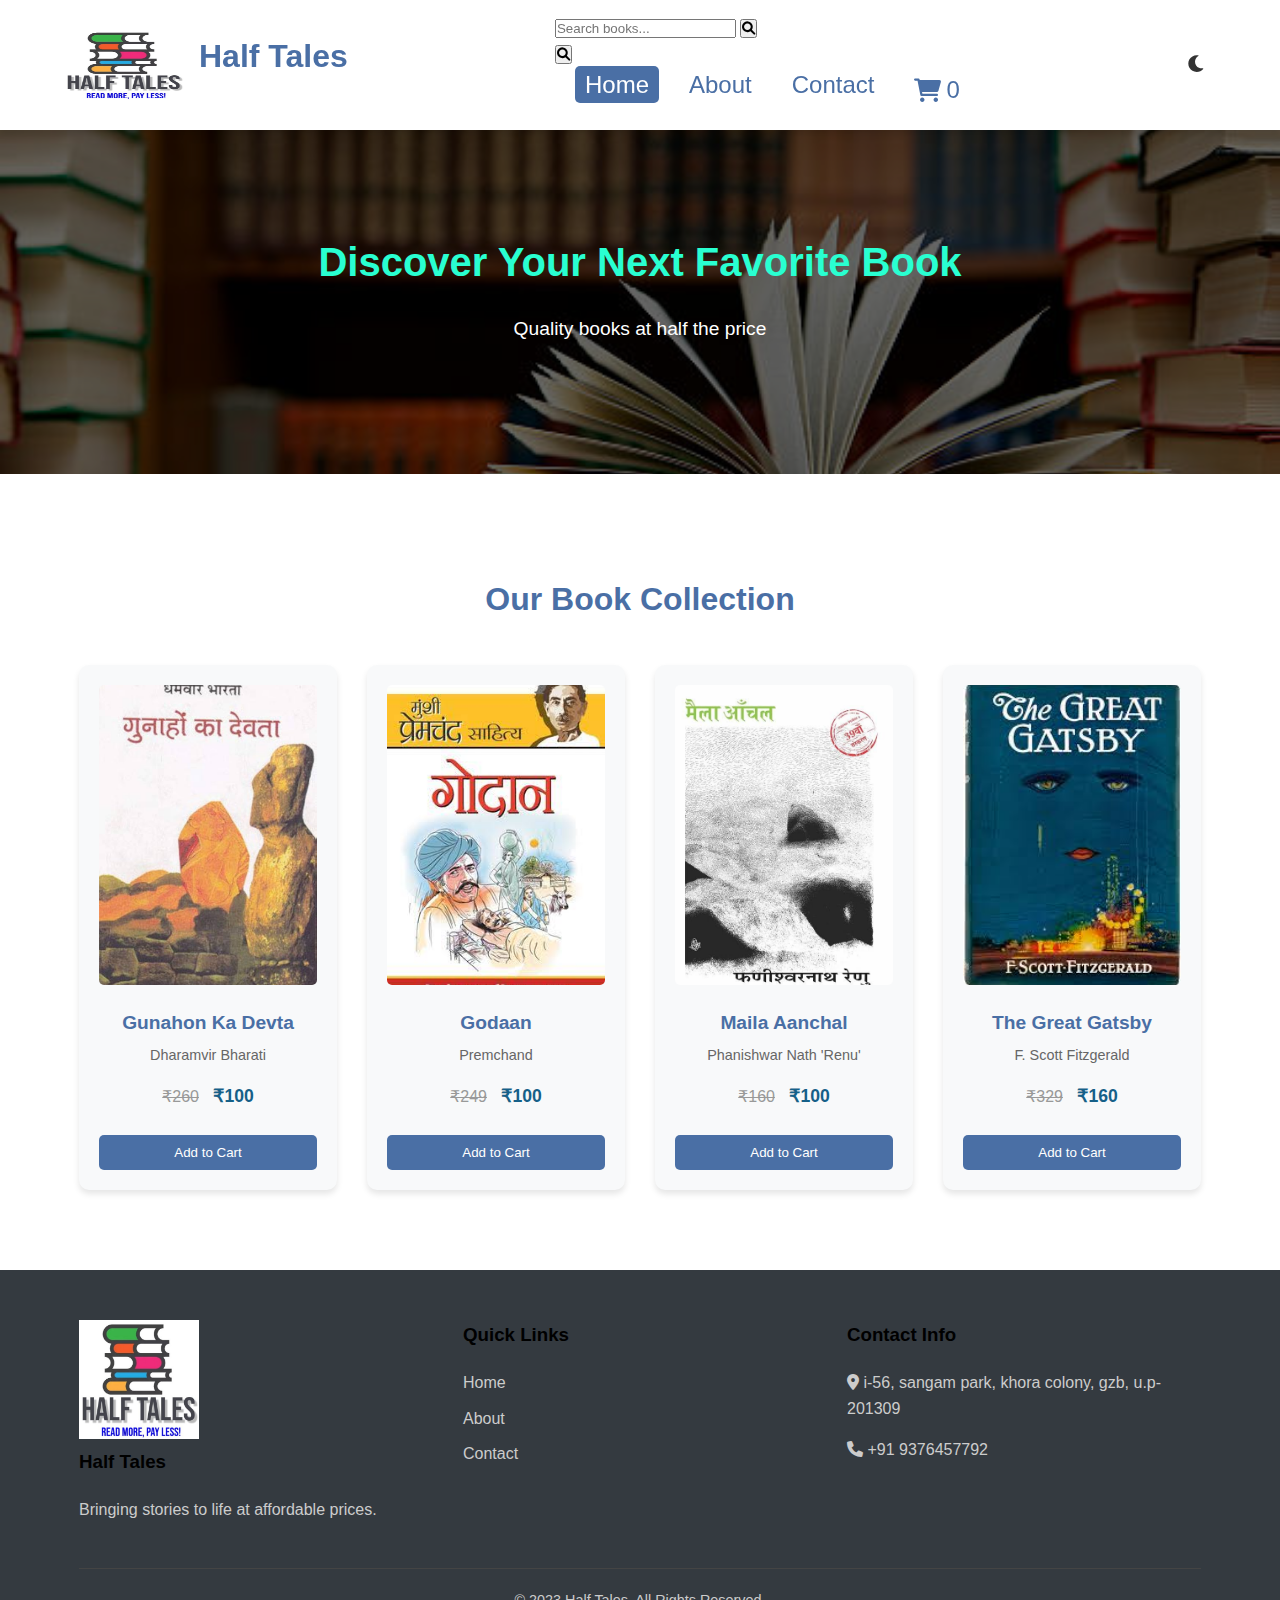
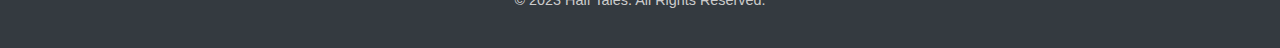
<file: purchase.html>
<!DOCTYPE html>
<html lang="en">
<head>
    <meta charset="UTF-8">
    <meta name="viewport" content="width=device-width, initial-scale=1.0">
    <title>Book Store - Half Tales</title>
    <link rel="stylesheet" href="https://cdnjs.cloudflare.com/ajax/libs/font-awesome/6.0.0-beta3/css/all.min.css">
    <link rel="stylesheet" href="purchase.css">
</head>
<body>
    <!-- Header Section -->
    <header>
        <div class="container">
            <div class="logo-container">
                <img src="logo.jpg" alt="Half Tales Logo" class="logo">
                <h1>Half Tales</h1>
            </div>
            <nav>
                <!-- Add this after the <nav> element -->
<div class="search-container">
    <form class="search-form" id="search-form">
        <input type="text" placeholder="Search books..." class="search-input" id="search-input">
        <button type="submit" class="search-button"><i class="fas fa-search"></i></button>
    </form>
</div>
<button class="search-toggle" aria-label="Toggle search">
    <i class="fas fa-search"></i>
</button>
                <ul>
                    <li><a href="index.html" class="active">Home</a></li>
                    <li><a href="about.html">About</a></li>
                    <li><a href="contact.html">Contact</a></li>
                    <li><a href="checkout.html" class="cart-link"><i class="fas fa-shopping-cart"></i> <span id="cart-count">0</span></a></li>
                </ul>
            </nav>
            <button id="theme-toggle" class="theme-toggle">
                <i class="fas fa-moon"></i>
            </button>
            <button class="hamburger">
                <span class="bar"></span>
                <span class="bar"></span>
                <span class="bar"></span>
            </button>
        </div>
    </header>

    <!-- Main Content -->
    <main>
        <section class="hero">
            <div class="container">
                <h2>Discover Your Next Favorite Book</h2>
                <p>Quality books at half the price</p>
            </div>
        </section>

        <section class="books" id="books">
            <div class="container">
                <h2>Our Book Collection</h2>
                <div class="book-grid">
                    <!-- Book 1 -->
                    <div class="book-card">
                        <img src="book1.jpg" alt="Gunahon Ka Devta">
                        <h3>Gunahon Ka Devta</h3>
                        <p class="author">Dharamvir Bharati</p>
                        <div class="price">
                            <span class="original-price">₹260</span>
                            <span class="discounted-price">₹100</span>
                        </div>
                        <button class="btn add-to-cart" data-id="1">Add to Cart</button>
                    </div>
                    
                    <!-- Book 2 -->
                    <div class="book-card">
                        <img src="book2.jpg" alt="Godaan">
                        <h3>Godaan</h3>
                        <p class="author">Premchand</p>
                        <div class="price">
                            <span class="original-price">₹249</span>
                            <span class="discounted-price">₹100</span>
                        </div>
                        <button class="btn add-to-cart" data-id="2">Add to Cart</button>
                    </div>
                    
                    <!-- Book 3 -->
                    <div class="book-card">
                        <img src="book3.jpg" alt="Maila Aanchal">
                        <h3>Maila Aanchal</h3>
                        <p class="author">Phanishwar Nath 'Renu'</p>
                        <div class="price">
                            <span class="original-price">₹160</span>
                            <span class="discounted-price">₹100</span>
                        </div>
                        <button class="btn add-to-cart" data-id="3">Add to Cart</button>
                    </div>
                    
                    <!-- Book 4 -->
                    <div class="book-card">
                        <img src="booke2.jpg" alt="The Great Gatsby">
                        <h3>The Great Gatsby</h3>
                        <p class="author">F. Scott Fitzgerald</p>
                        <div class="price">
                            <span class="original-price">₹329</span>
                            <span class="discounted-price">₹160</span>
                        </div>
                        <button class="btn add-to-cart" data-id="4">Add to Cart</button>
                    </div>
                </div>
            </div>
        </section>
    </main>

    <!-- Footer Section -->
    <footer>
        <div class="container">
            <div class="footer-content">
                <div class="footer-section">
                    <img src="logo.jpg" width="120px">
                    <h3>Half Tales</h3>
                    <p>Bringing stories to life at affordable prices.</p>
                </div>
                <div class="footer-section">
                    <h3>Quick Links</h3>
                    <ul>
                        <li><a href="index.html">Home</a></li>
                        <li><a href="about.html">About</a></li>
                        <li><a href="contact.html">Contact</a></li>
                    </ul>
                </div>
                <div class="footer-section">
                    <h3>Contact Info</h3>
                    <p><i class="fas fa-map-marker-alt"></i> i-56, sangam park, khora colony, gzb, u.p-201309</p>
                    <p><i class="fas fa-phone"></i> +91 9376457792</p>
                </div>
            </div>
            <div class="footer-bottom">
                <p>&copy; 2023 Half Tales. All Rights Reserved.</p>
            </div>
        </div>
    </footer>

    <script src="cart.js"></script>
</body>
</html>
</file>
<file: style.css>
/* Base Styles */
:root {
    --primary-color: #4a6fa5;
    --secondary-color: #166088;
    --accent-color: #4fc3f7;
    --light-color: #f8f9fa;
    --dark-color: #343a40;
    --text-color: #333;
    --text-light: #f8f9fa;
    --bg-color: #ffffff;
    --card-bg: #f8f9fa;
    --shadow: 0 4px 6px rgba(0, 0, 0, 0.1);
    --transition: all 0.3s ease;
}

[data-theme="dark"] {
    --primary-color: #4a6fa5;
    --secondary-color: #4fc3f7;
    --accent-color: #166088;
    --light-color: #343a40;
    --dark-color: #232323;
    --text-color: #f8f9fa;
    --text-light: #333;
    --bg-color: #212529;
    --card-bg: #343a40;
    --shadow: 0 4px 6px rgba(0, 0, 0, 0.3);
}

* {
    margin: 0;
    padding: 0;
    box-sizing: border-box;
}

body {
    font-family: 'Segoe UI', Tahoma, Geneva, Verdana, sans-serif;
    line-height: 1.6;
    color: var(--text-color);
    background-color: var(--bg-color);
    transition: var(--transition);
}

.container {
    width: 90%;
    max-width: 1200px;
    margin: 0 auto;
    padding: 0 15px;
}

h1, h2, h3, h4, h5, h6 {
    margin-bottom: 1rem;
    color: var(--primary-color);
}

p {
    margin-bottom: 1rem;
}

a {
    text-decoration: none;
    color: var(--primary-color);
    transition: var(--transition);
}

a:hover {
    color: var(--secondary-color);
}

.btn {
    display: inline-block;
    padding: 10px 20px;
    background-color: var(--primary-color);
    color: white;
    border: none;
    border-radius: 5px;
    cursor: pointer;
    transition: var(--transition);
    text-align: center;
}

.btn:hover {
    background-color: var(--secondary-color);
    transform: translateY(-2px);
    box-shadow: var(--shadow);
}

/* Header Styles */
header {
    background-color: var(--bg-color);
    box-shadow: var(--shadow);
    position: sticky;
    top: 0;
    z-index: 100;
    transition: var(--transition);
}

header .container {
    display: flex;
    justify-content: space-between;
    align-items: center;
    padding: 15px 0;
}

.logo-container {
    display: flex;
    align-items: center;
}

.logo {
    width: 120px;
    height: 70px;
    margin-right: 5px;
}

nav ul {
    display: flex;
    list-style: none;
    font-size: x-large;
}

nav ul li {
    margin-left: 20px;
}

nav ul li a {
    font-weight: 500;
    padding: 5px 10px;
    border-radius: 5px;
}

nav ul li a.active, nav ul li a:hover {
    background-color: var(--primary-color);
    color: white;
}

.theme-toggle {
    background: none;
    border: none;
    font-size: 1.2rem;
    cursor: pointer;
    color: var(--text-color);
    transition: var(--transition);
    padding: 5px 10px;
    border-radius: 5px;
}

.theme-toggle:hover {
    background-color: var(--primary-color);
    color: white;
}

/* Hamburger Menu */
.hamburger {
    display: none;
    cursor: pointer;
    background: none;
    border: none;
    padding: 10px;
    z-index: 101;
}

.bar {
    display: block;
    width: 25px;
    height: 3px;
    margin: 5px auto;
    background-color: var(--text-color);
    transition: all 0.3s ease;
}

@media (max-width: 768px) {
    .hamburger {
        display: block;
    }
    
    .hamburger.active .bar:nth-child(1) {
        transform: translateY(8px) rotate(45deg);
    }
    
    .hamburger.active .bar:nth-child(2) {
        opacity: 0;
    }
    
    .hamburger.active .bar:nth-child(3) {
        transform: translateY(-8px) rotate(-45deg);
    }
    
    nav ul {
        position: fixed;
        top: 80px;
        left: -100%;
        background-color: var(--bg-color);
        width: 100%;
        flex-direction: column;
        text-align: center;
        transition: 0.3s;
        box-shadow: 0 10px 27px rgba(0, 0, 0, 0.05);
        z-index: 100;
        padding: 20px 0;
    }
  
    nav ul.active {
        left: 0;
    }
  
    nav ul li {
        margin: 15px 0;
    }
}

/* Hero Section */
.hero {
    background: linear-gradient(rgba(0, 0, 0, 0.6), rgba(0, 0, 0, 0.6)), url('h4.webp') center/cover no-repeat;
    color: white;
    text-align: center;
    padding: 100px 0;
    margin-bottom: 50px;
}

.hero h2 {
    font-size: 2.5rem;
    margin-bottom: 20px;
    color: rgb(15, 255, 207);
}

.hero p {
    font-size: 1.2rem;
    margin-bottom: 30px;
}

/* Featured Books */
.featured-books {
    padding: 50px 0;
}

.featured-books h2 {
    text-align: center;
    margin-bottom: 40px;
    font-size: 2rem;
}

.book-grid {
    display: grid;
    grid-template-columns: repeat(auto-fill, minmax(250px, 1fr));
    gap: 30px;
    margin-bottom: 30px;
}

.book-card {
    background-color: var(--card-bg);
    border-radius: 10px;
    overflow: hidden;
    box-shadow: var(--shadow);
    transition: var(--transition);
    padding: 20px;
    text-align: center;
}

.book-card:hover {
    transform: translateY(-10px);
    box-shadow: 0 10px 20px rgba(0, 0, 0, 0.2);
}

.book-card img {
    width: 100%;
    height: auto;
    border-radius: 5px;
    margin-bottom: 15px;
}

.book-card h3 {
    font-size: 1.2rem;
    margin-bottom: 5px;
}

.book-card .author {
    color: #666;
    font-size: 0.9rem;
    margin-bottom: 10px;
}

.price {
    margin: 15px 0;
}

.original-price {
    text-decoration: line-through;
    color: #999;
    margin-right: 10px;
}

.discounted-price {
    font-weight: bold;
    color: var(--secondary-color);
    font-size: 1.1rem;
}

.view-more {
    text-align: center;
    margin-top: 30px;
}
.read-more-btn {
    display: inline-block;
    margin-top: 20px;
    padding: 10px 20px;
    background-color: #f39c12;
    color: #fff;
    text-decoration: none;
    border-radius: 5px;
    transition: background-color 0.3s;
    
}

.read-more-btn:hover {
    background-color: #2980b9;
}


/* How to Order Section */
.how-to-order {
    padding: 50px 0;
    background-color: var(--light-color);
    background: linear-gradient(rgba(0, 0, 0, 0.6), rgba(0, 0, 0, 0.6)), url('h2.jpg') center/cover no-repeat;
}

.how-to-order h2 {
    text-align: center;
    margin-bottom: 40px;
    font-size: 2rem;
    color: rgb(189, 255, 9);
    background-color: #343a40;
}

.steps {
    display: grid;
    grid-template-columns: repeat(auto-fit, minmax(250px, 1fr));
    gap: 30px;
}

.step {
    text-align: center;
    padding: 20px;
    background-color: var(--bg-color);
    border-radius: 10px;
    box-shadow: var(--shadow);
}

.step-number {
    width: 50px;
    height: 50px;
    background-color: var(--primary-color);
    color: white;
    border-radius: 50%;
    display: flex;
    justify-content: center;
    align-items: center;
    font-size: 1.5rem;
    font-weight: bold;
    margin: 0 auto 15px;
}

.step h3 {
    margin-bottom: 10px;
}

/* Why Choose Us Section */
.why-choose-us {
    padding: 50px 0;
}

.why-choose-us h2 {
    text-align: center;
    margin-bottom: 40px;
    font-size: 2rem;
}

.reasons {
    display: grid;
    grid-template-columns: repeat(auto-fit, minmax(250px, 1fr));
    gap: 30px;
}

.reason {
    text-align: center;
    padding: 30px 20px;
    background-color: goldenrod;
    border-radius: 10px;
    box-shadow: var(--shadow);
    transition: var(--transition);
}

.reason:hover {
    transform: translateY(-5px);
}

.reason i {
    font-size: 2.5rem;
    color: var(--primary-color);
    margin-bottom: 20px;
}

.reason h3 {
    margin-bottom: 15px;
}

/* Problem Solving Section */
.problem-solving {
    padding: 50px 0;
    background-color: var(--light-color);
    background: linear-gradient(rgba(0, 0, 0, 0.6), rgba(0, 0, 0, 0.6)), url('h3.jpg') center/cover no-repeat;
}

.problem-solving h2 {
    text-align: center;
    margin-bottom: 40px;
    font-size: 2rem;
    background-color: blueviolet;
    color: rgb(94, 255, 94);
}

.solutions {
    display: grid;
    grid-template-columns: repeat(auto-fit, minmax(300px, 1fr));
    gap: 30px;
}

.solution {
    padding: 25px;
    background-color: var(--bg-color);
    border-radius: 10px;
    box-shadow: var(--shadow);
}

.solution h3 {
    margin-bottom: 15px;
    color: red;
}

.solution ol {
    padding-left: 20px;
}

.solution li {
    margin-bottom: 10px;
}

/* Contact Section */
.contact {
    padding: 50px 0;
    background-color: rgb(237, 236, 167);
}

.contact h2 {
    text-align: center;
    margin-bottom: 40px;
    font-size: 2rem;
}

.contact-container {
    display: grid;
    grid-template-columns: 1fr 1fr;
    gap: 40px;
}

.contact-form {
    background-color: var(--card-bg);
    padding: 30px;
    border-radius: 10px;
    box-shadow: var(--shadow);
}

.form-group {
    margin-bottom: 20px;
}

.form-group label {
    display: block;
    margin-bottom: 5px;
    font-weight: 500;
}

.form-group input,
.form-group textarea {
    width: 100%;
    padding: 10px;
    border: 1px solid #ddd;
    border-radius: 5px;
    background-color: var(--bg-color);
    color: var(--text-color);
    transition: var(--transition);
}

.form-group input:focus,
.form-group textarea:focus {
    outline: none;
    border-color: var(--primary-color);
    box-shadow: 0 0 5px rgba(74, 111, 165, 0.5);
}

.contact-info {
    display: flex;
    flex-direction: column;
    gap: 20px;
}

.info-item {
    display: flex;
    align-items: flex-start;
    gap: 15px;
}

.info-item i {
    font-size: 1.5rem;
    color: var(--primary-color);
    margin-top: 5px;
}

.social-media {
    margin-top: 20px;
}

.social-icons {
    display: flex;
    gap: 15px;
    margin-top: 10px;
}

.social-icons a {
    display: flex;
    justify-content: center;
    align-items: center;
    width: 40px;
    height: 40px;
    background-color: var(--primary-color);
    color: white;
    border-radius: 50%;
    transition: var(--transition);
}

.social-icons a:hover {
    background-color: var(--secondary-color);
    transform: translateY(-3px);
}

.map {
    margin-top: 20px;
    border-radius: 10px;
    overflow: hidden;
    box-shadow: var(--shadow);
}

.book-image img {
    width: 120px;
    border-radius: 10px;
    margin-top: 20px;
    box-shadow: var(--shadow);
}
/* Your existing CSS remains the same */

/* Add these styles for the WhatsApp integration */
.whatsapp-float {
    position: fixed;
    width: 60px;
    height: 60px;
    bottom: 40px;
    right: 40px;
    background-color: #25d366;
    color: #FFF;
    border-radius: 50px;
    text-align: center;
    font-size: 30px;
    box-shadow: 2px 2px 3px #999;
    z-index: 100;
    display: flex;
    align-items: center;
    justify-content: center;
}

.whatsapp-float:hover {
    background-color: #128C7E;
    color: #FFF;
}

.my-float {
    margin-top: 16px;
}

/* Add some animation */
@keyframes pulse {
    0% {
        transform: scale(1);
    }
    50% {
        transform: scale(1.1);
    }
    100% {
        transform: scale(1);
    }
}

.whatsapp-float {
    animation: pulse 2s infinite;
}

/* Success message styles */
.success-message {
    display: none;
    background-color: #4CAF50;
    color: white;
    text-align: center;
    padding: 15px;
    margin-top: 20px;
    border-radius: 5px;
    animation: fadeIn 0.5s;
}

@keyframes fadeIn {
    from { opacity: 0; }
    to { opacity: 1; }
}

/* Footer */
footer {
    background-color: var(--dark-color);
    color: var(--text-light);
    padding: 50px 0 0;
}

.footer-content {
    display: grid;
    grid-template-columns: repeat(auto-fit, minmax(250px, 1fr));
    gap: 30px;
    margin-bottom: 30px;
}

.footer-section h1 {
    color: white;
    margin-bottom: 20px;
}

.footer-section p, .footer-section ul {
    color: #ccc;
}

.footer-section ul {
    list-style: none;
}

.footer-section ul li {
    margin-bottom: 10px;
}

.footer-section ul li a {
    color: #ccc;
}

.footer-section ul li a:hover {
    color: var(--accent-color);
}

.footer-bottom {
    text-align: center;
    padding: 20px 0;
    border-top: 1px solid #444;
    color: #ccc;
    font-size: 0.9rem;
}

/* Responsive Styles */
@media (max-width: 768px) {
    header .container {
        flex-direction: column;
        text-align: center;
    }

    nav ul {
        margin-top: 20px;
        flex-direction: column;
        align-items: center;
    }

    nav ul li {
        margin: 5px 0;
    }

    .hero h2 {
        font-size: 2rem;
    }

    .contact-container {
        grid-template-columns: 1fr;
    }

    .book-grid {
        grid-template-columns: repeat(auto-fill, minmax(200px, 1fr));
    }
}

@media (max-width: 480px) {
    .hero {
        padding: 60px 0;
    }

    .hero h2 {
        font-size: 1.8rem;
    }

    .book-grid {
        grid-template-columns: 1fr;
    }

    .steps, .reasons, .solutions {
        grid-template-columns: 1fr;
    }
}
</file>
<file: about.css>
/* Base Styles */
:root {
    --primary-color: #4a6fa5;
    --secondary-color: #166088;
    --accent-color: #4fc3f7;
    --light-color: #f8f9fa;
    --dark-color: #343a40;
    --text-color: #333;
    --text-light: #f8f9fa;
    --bg-color: #ffffff;
    --card-bg: #f8f9fa;
    --shadow: 0 4px 6px rgba(0, 0, 0, 0.1);
    --transition: all 0.3s ease;
}

[data-theme="dark"] {
    --primary-color: #4a6fa5;
    --secondary-color: #4fc3f7;
    --accent-color: #166088;
    --light-color: #343a40;
    --dark-color: #f8f9fa;
    --text-color: #f8f9fa;
    --text-light: #333;
    --bg-color: #212529;
    --card-bg: #343a40;
    --shadow: 0 4px 6px rgba(0, 0, 0, 0.3);
}

* {
    margin: 0;
    padding: 0;
    box-sizing: border-box;
}

body {
    font-family: 'Segoe UI', Tahoma, Geneva, Verdana, sans-serif;
    line-height: 1.6;
    color: var(--text-color);
    background-color: var(--bg-color);
    transition: var(--transition);
}

.container {
    width: 90%;
    max-width: 1200px;
    margin: 0 auto;
    padding: 0 15px;
}

h1, h2, h3, h4, h5, h6 {
    margin-bottom: 1rem;
    color: var(--primary-color);
}

p {
    margin-bottom: 1rem;
}

a {
    text-decoration: none;
    color: var(--primary-color);
    transition: var(--transition);
}

a:hover {
    color: var(--secondary-color);
}

.btn {
    display: inline-block;
    padding: 10px 20px;
    background-color: var(--primary-color);
    color: white;
    border: none;
    border-radius: 5px;
    cursor: pointer;
    transition: var(--transition);
    text-align: center;
}

.btn:hover {
    background-color: var(--secondary-color);
    transform: translateY(-2px);
    box-shadow: var(--shadow);
}

/* Header Styles */
header {
    background-color: var(--bg-color);
    box-shadow: var(--shadow);
    position: sticky;
    top: 0;
    z-index: 100;
    transition: var(--transition);
}

header .container {
    display: flex;
    justify-content: space-between;
    align-items: center;
    padding: 15px 0;
}

.logo-container {
    display: flex;
    align-items: center;
}

.logo {
    width: 120px;
    height: 70px;
    margin-right: 15px;
   
}

nav ul {
    display: flex;
    list-style: none;
    font-size: x-large;
}

nav ul li {
    margin-left: 20px;
}

nav ul li a {
    font-weight: 500;
    padding: 5px 10px;
    border-radius: 5px;
}

nav ul li a.active, nav ul li a:hover {
    background-color: var(--primary-color);
    color: white;
}

.cart-link {
    display: flex;
    align-items: center;
    gap: 5px;
}

.theme-toggle {
    background: none;
    border: none;
    font-size: 1.2rem;
    cursor: pointer;
    color: var(--text-color);
    transition: var(--transition);
    padding: 5px 10px;
    border-radius: 5px;
}

.theme-toggle:hover {
    background-color: var(--primary-color);
    color: white;
}

/* Hamburger Menu */
.hamburger {
    display: none;
    cursor: pointer;
    background: none;
    border: none;
    padding: 10px;
    z-index: 101;
}

.bar {
    display: block;
    width: 25px;
    height: 3px;
    margin: 5px auto;
    background-color: var(--text-color);
    transition: all 0.3s ease;
}

@media (max-width: 768px) {
    .hamburger {
        display: block;
    }
    
    .hamburger.active .bar:nth-child(1) {
        transform: translateY(8px) rotate(45deg);
    }
    
    .hamburger.active .bar:nth-child(2) {
        opacity: 0;
    }
    
    .hamburger.active .bar:nth-child(3) {
        transform: translateY(-8px) rotate(-45deg);
    }
    
    nav ul {
        position: fixed;
        top: 80px;
        left: -100%;
        background-color: var(--bg-color);
        width: 100%;
        flex-direction: column;
        text-align: center;
        transition: 0.3s;
        box-shadow: 0 10px 27px rgba(0, 0, 0, 0.05);
        z-index: 100;
        padding: 20px 0;
    }
  
    nav ul.active {
        left: 0;
    }
  
    nav ul li {
        margin: 15px 0;
    }
}

/* About Hero Section */
.about-hero {
    background: linear-gradient(rgba(0, 0, 0, 0.6), rgba(0, 0, 0, 0.6)), url('h5.jpg') center/cover no-repeat;
    color: white;
    text-align: center;
    padding: 100px 0;
    margin-bottom: 50px;
}

.about-hero h2 {
    font-size: 2.5rem;
    margin-bottom: 20px;
    color: aqua;
}

.about-hero p {
    font-size: larger;
}

/* Section Header */
.section-header {
    text-align: center;
    margin-bottom: 40px;
}

.section-header h2 {
    font-size: 2rem;
    position: relative;
    display: inline-block;
}

.divider {
    width: 80px;
    height: 3px;
    background-color: var(--primary-color);
    margin: 15px auto;
}

/* About Company Section */
.about-company {
    padding: 60px 0;
}

.content-wrapper {
    display: flex;
    flex-direction: column;
    gap: 30px;
}

@media (min-width: 992px) {
    .content-wrapper {
        flex-direction: row;
        align-items: center;
    }
}

.image-container {
    flex: 1;
}

.image-container img {
    width: 400px;
    border-radius: 10px;
    box-shadow: var(--shadow);
}

.text-content {
    flex: 1;
}

.text-content p {
    margin-bottom: 20px;
    font-size: 1.1rem;
    line-height: 1.8;
}

.stats-container {
    display: grid;
    grid-template-columns: repeat(auto-fit, minmax(100px, 1fr));
    gap: 20px;
    margin-top: 30px;
    
}

.stat-item {
    text-align: center;
    padding: 20px;
    background-color: var(--card-bg);
    border-radius: 10px;
    box-shadow: var(--shadow);
}

.stat-item h3 {
    color: var(--primary-color);
    font-size: 2rem;
    margin-bottom: 5px;
}

/* Founder Section */
.founder-section {
    padding: 60px 0;
    background-color: var(--card-bg);
    background: linear-gradient(rgba(0, 0, 0, 0.6), rgba(0, 0, 0, 0.6)), url('h1.jpg') center/cover no-repeat;
}

.founder-content {
    display: flex;
    flex-direction: column;
    gap: 30px;
}

@media (min-width: 768px) {
    .founder-content {
        flex-direction: row;
        align-items: center;
    }
}

.founder-image {
    flex: 1;
}

.founder-image img {
    width: 100%;
    max-width: 400px;
    border-radius: 10px;
    box-shadow: var(--shadow);
}

.founder-details {
    flex: 1;
}

.founder-details h3 {
    font-size: 1.8rem;
    margin-bottom: 5px;
    color: #00ffee;
}

.title {
    color: #00ffee;
    margin-bottom: 20px;
    font-style: italic;
}

.founder-details p {
    margin-bottom: 15px;
    line-height: 1.8;
    color: white;
}

.social-links {
    display: flex;
    gap: 15px;
    margin-top: 20px;
}

.social-links a {
    display: flex;
    justify-content: center;
    align-items: center;
    width: 40px;
    height: 40px;
    background-color: var(--primary-color);
    color: white;
    border-radius: 50%;
    transition: var(--transition);
}

.social-links a:hover {
    background-color: var(--secondary-color);
    transform: translateY(-3px);
}

/* Vision & Mission Section */
.vision-mission {
    padding: 60px 0;
}

.vm-container {
    display: grid;
    grid-template-columns: repeat(auto-fit, minmax(300px, 1fr));
    gap: 30px;
    
}

.vm-card {
    background-color: var(--card-bg);
    padding: 30px;
    border-radius: 10px;
    box-shadow: var(--shadow);
    text-align: center;
    transition: var(--transition);
    background-color: #1defa9;
}

.vm-card:hover {
    transform: translateY(-10px);
}

.vm-icon {
    width: 70px;
    height: 70px;
    background-color: var(--primary-color);
    color: white;
    border-radius: 50%;
    display: flex;
    justify-content: center;
    align-items: center;
    margin: 0 auto 20px;
    font-size: 1.8rem;
}

.vm-card h3 {
    margin-bottom: 15px;
}

/* Team Section */
.team-section {
    padding: 60px 0;
    background-color: var(--card-bg);
    background: linear-gradient(rgba(0, 0, 0, 0.6), rgba(0, 0, 0, 0.6)), url('a1.avif') center/cover no-repeat;
}

.team-members {
    display: grid;
    grid-template-columns: repeat(auto-fit, minmax(250px, 1fr));
    gap: 30px;
}

.team-card {
    background-color: var(--bg-color);
    padding: 30px;
    border-radius: 10px;
    box-shadow: var(--shadow);
    text-align: center;
    transition: var(--transition);
}

.team-card:hover {
    transform: translateY(-10px);
}

.team-card img {
    width: 150px;
    height: 150px;
    object-fit: cover;
    border-radius: 50%;
    margin-bottom: 20px;
    border: 5px solid var(--primary-color);
}

.team-card h3 {
    margin-bottom: 5px;
}

.position {
    color: var(--primary-color);
    font-weight: 500;
    margin-bottom: 15px;
}

/* Footer */
footer {
    background-color: var(--dark-color);
    color: var(--text-light);
    padding: 50px 0 0;
}

.footer-content {
    display: grid;
    grid-template-columns: repeat(auto-fit, minmax(250px, 1fr));
    gap: 30px;
    margin-bottom: 30px;
}

.footer-section h3 {
    color: var(--text-light);
    margin-bottom: 20px;
}

.footer-section p, .footer-section ul {
    color: #ccc;
}

.footer-section ul {
    list-style: none;
}

.footer-section ul li {
    margin-bottom: 10px;
}

.footer-section ul li a {
    color: #ccc;
}

.footer-section ul li a:hover {
    color: var(--accent-color);
}

.footer-bottom {
    text-align: center;
    padding: 20px 0;
    border-top: 1px solid #444;
    color: #ccc;
    font-size: 0.9rem;
}

/* Responsive Styles */
@media (max-width: 768px) {
    .about-hero {
        padding: 80px 0;
    }
    
    .about-hero h2 {
        font-size: 2rem;
    }
    
    .section-header h2 {
        font-size: 1.8rem;
    }
}
</file>
<file: checkout.css>
/* Base Styles */
:root {
    --primary-color: #4a6fa5;
    --secondary-color: #166088;
    --accent-color: #4fc3f7;
    --light-color: #f8f9fa;
    --dark-color: #343a40;
    --text-color: #333;
    --text-light: #f8f9fa;
    --bg-color: #ffffff;
    --card-bg: #f8f9fa;
    --shadow: 0 4px 6px rgba(0, 0, 0, 0.1);
    --transition: all 0.3s ease;
}

[data-theme="dark"] {
    --primary-color: #4a6fa5;
    --secondary-color: #4fc3f7;
    --accent-color: #166088;
    --light-color: #343a40;
    --dark-color: #232425;
    --text-color: #f8f9fa;
    --text-light: #333;
    --bg-color: #212529;
    --card-bg: #343a40;
    --shadow: 0 4px 6px rgba(0, 0, 0, 0.3);
}

* {
    margin: 0;
    padding: 0;
    box-sizing: border-box;
}

body {
    font-family: 'Segoe UI', Tahoma, Geneva, Verdana, sans-serif;
    line-height: 1.6;
    color: var(--text-color);
    background-color: var(--bg-color);
    transition: var(--transition);
}

.container {
    width: 90%;
    max-width: 1200px;
    margin: 0 auto;
    padding: 0 15px;
}

h1, h2, h3, h4, h5, h6 {
    margin-bottom: 1rem;
    color: var(--primary-color);
}

p {
    margin-bottom: 1rem;
}

a {
    text-decoration: none;
    color: var(--primary-color);
    transition: var(--transition);
}

a:hover {
    color: var(--secondary-color);
}

.btn {
    display: inline-block;
    padding: 10px 20px;
    background-color: var(--primary-color);
    color: white;
    border: none;
    border-radius: 5px;
    cursor: pointer;
    transition: var(--transition);
    text-align: center;
}

.btn:hover {
    background-color: var(--secondary-color);
    transform: translateY(-2px);
    box-shadow: var(--shadow);
}

/* Header Styles */
header {
    background-color: var(--bg-color);
    box-shadow: var(--shadow);
    position: sticky;
    top: 0;
    z-index: 100;
    transition: var(--transition);
}

header .container {
    display: flex;
    justify-content: space-between;
    align-items: center;
    padding: 15px 0;
}

.logo-container {
    display: flex;
    align-items: center;
}

.logo {
    width: 120px;
    height: 70px;
    margin-right: 15px;
    
}

nav ul {
    display: flex;
    list-style: none;
    font-size: x-large;
}

nav ul li {
    margin-left: 20px;
}

nav ul li a {
    font-weight: 500;
    padding: 5px 10px;
    border-radius: 5px;
}

nav ul li a.active, nav ul li a:hover {
    background-color: var(--primary-color);
    color: white;
}

.cart-link {
    display: flex;
    align-items: center;
    gap: 5px;
}

.theme-toggle {
    background: none;
    border: none;
    font-size: 1.2rem;
    cursor: pointer;
    color: var(--text-color);
    transition: var(--transition);
    padding: 5px 10px;
    border-radius: 5px;
}

.theme-toggle:hover {
    background-color: var(--primary-color);
    color: white;
}

/* Hamburger Menu */
.hamburger {
    display: none;
    cursor: pointer;
    background: none;
    border: none;
    padding: 10px;
    z-index: 101;
}

.bar {
    display: block;
    width: 25px;
    height: 3px;
    margin: 5px auto;
    background-color: var(--text-color);
    transition: all 0.3s ease;
}

@media (max-width: 768px) {
    .hamburger {
        display: block;
    }
    
    .hamburger.active .bar:nth-child(1) {
        transform: translateY(8px) rotate(45deg);
    }
    
    .hamburger.active .bar:nth-child(2) {
        opacity: 0;
    }
    
    .hamburger.active .bar:nth-child(3) {
        transform: translateY(-8px) rotate(-45deg);
    }
    
    nav ul {
        position: fixed;
        top: 80px;
        left: -100%;
        background-color: var(--bg-color);
        width: 100%;
        flex-direction: column;
        text-align: center;
        transition: 0.3s;
        box-shadow: 0 10px 27px rgba(0, 0, 0, 0.05);
        z-index: 100;
        padding: 20px 0;
    }
  
    nav ul.active {
        left: 0;
    }
  
    nav ul li {
        margin: 15px 0;
    }
}

/* Checkout Page */
.checkout {
    padding: 50px 0;
}

.checkout-container {
    display: grid;
    grid-template-columns: 1fr;
    gap: 40px;
}

@media (min-width: 992px) {
    .checkout-container {
        grid-template-columns: 2fr 1fr;
    }
}

.delivery-address {
    background-color: var(--card-bg);
    padding: 30px;
    border-radius: 10px;
    box-shadow: var(--shadow);
}

.delivery-address h3 {
    margin-bottom: 20px;
    padding-bottom: 10px;
    border-bottom: 1px solid #ddd;
}

.form-group {
    margin-bottom: 20px;
}

.form-group label {
    display: block;
    margin-bottom: 8px;
    font-weight: 500;
}

.form-group input,
.form-group textarea,
.form-group select {
    width: 100%;
    padding: 10px;
    border: 1px solid #ddd;
    border-radius: 5px;
    background-color: var(--bg-color);
    color: var(--text-color);
    transition: var(--transition);
}

.form-group textarea {
    resize: vertical;
    min-height: 80px;
}

.form-group input:focus,
.form-group textarea:focus,
.form-group select:focus {
    outline: none;
    border-color: var(--primary-color);
    box-shadow: 0 0 5px rgba(74, 111, 165, 0.5);
}

.form-row {
    display: grid;
    grid-template-columns: 1fr;
    gap: 20px;
}

@media (min-width: 576px) {
    .form-row {
        grid-template-columns: 1fr 1fr;
    }
}

.order-summary {
    background-color: var(--card-bg);
    padding: 30px;
    border-radius: 10px;
    box-shadow: var(--shadow);
    position: sticky;
    top: 100px;
}

.order-summary h3 {
    margin-bottom: 20px;
    padding-bottom: 10px;
    border-bottom: 1px solid #ddd;
}

.order-item {
    display: flex;
    gap: 15px;
    margin-bottom: 20px;
    padding-bottom: 20px;
    border-bottom: 1px solid #eee;
    position: relative;
}

.order-item img {
    width: 80px;
    height: 100px;
    object-fit: cover;
    border-radius: 5px;
}

.item-details {
    flex-grow: 1;
}

.item-details h4 {
    margin-bottom: 5px;
}

.item-details .author {
    font-size: 0.9rem;
    color: #666;
    margin-bottom: 5px;
}

.item-quantity {
    display: flex;
    align-items: center;
    gap: 10px;
    margin-top: 10px;
}

.quantity-btn {
    width: 25px;
    height: 25px;
    background-color: var(--primary-color);
    color: white;
    border: none;
    border-radius: 50%;
    cursor: pointer;
    display: flex;
    justify-content: center;
    align-items: center;
}

.quantity-btn:hover {
    background-color: var(--secondary-color);
}

.item-quantity input {
    width: 40px;
    text-align: center;
    padding: 5px;
    border: 1px solid #ddd;
    border-radius: 5px;
}

.remove-item {
    position: absolute;
    top: 10px;
    right: 0;
    background: none;
    border: none;
    color: #e74c3c;
    cursor: pointer;
    font-size: 1.2rem;
}

.price-breakup {
    margin: 25px 0;
    padding: 20px 0;
    border-top: 1px solid #ddd;
    border-bottom: 1px solid #ddd;
}

.price-row {
    display: flex;
    justify-content: space-between;
    margin-bottom: 10px;
}

.price-row.total {
    font-weight: bold;
    font-size: 1.1rem;
    margin-top: 15px;
}

.place-order {
    width: 100%;
    padding: 12px;
    font-size: 1.1rem;
    background-color: #25D366;
    display: flex;
    align-items: center;
    justify-content: center;
    gap: 10px;
}

/* Footer */
footer {
    background-color: var(--dark-color);
    color: var(--text-light);
    padding: 50px 0 0;
}

.footer-content {
    display: grid;
    grid-template-columns: repeat(auto-fit, minmax(250px, 1fr));
    gap: 30px;
    margin-bottom: 30px;
}

.footer-section h3 {
    color: black;
    margin-bottom: 20px;
}

.footer-section p, .footer-section ul {
    color: #ccc;
}

.footer-section ul {
    list-style: none;
}

.footer-section ul li {
    margin-bottom: 10px;
}

.footer-section ul li a {
    color: #ccc;
}

.footer-section ul li a:hover {
    color: var(--accent-color);
}

.footer-bottom {
    text-align: center;
    padding: 20px 0;
    border-top: 1px solid #444;
    color: #ccc;
    font-size: 0.9rem;
}

/* Responsive Styles */
@media (max-width: 768px) {
    .checkout-container {
        grid-template-columns: 1fr;
    }
    
    .order-summary {
        position: static;
    }
}
</file>
<file: gallery.css>
/* Base Styles */
:root {
    --primary-color: #4a6fa5;
    --secondary-color: #166088;
    --accent-color: #4fc3f7;
    --light-color: #f8f9fa;
    --dark-color: #121314;
    --text-color: #333;
    --text-light: #f8f9fa;
    --bg-color: #ffffff;
    --card-bg: #f8f9fa;
    --shadow: 0 4px 6px rgba(0, 0, 0, 0.1);
    --transition: all 0.3s ease;
}

[data-theme="dark"] {
    --primary-color: #4a6fa5;
    --secondary-color: #4fc3f7;
    --accent-color: #166088;
    --light-color: #343a40;
    --dark-color: #000000;
    --text-color: #f8f9fa;
    --text-light: #333;
    --bg-color: #212529;
    --card-bg: #343a40;
    --shadow: 0 4px 6px rgba(0, 0, 0, 0.3);
}

* {
    margin: 0;
    padding: 0;
    box-sizing: border-box;
}

body {
    font-family: 'Segoe UI', Tahoma, Geneva, Verdana, sans-serif;
    line-height: 1.6;
    color: var(--text-color);
    background-color: var(--bg-color);
    transition: var(--transition);
}

.container {
    width: 90%;
    max-width: 1200px;
    margin: 0 auto;
    padding: 0 15px;
}

h1, h2, h3, h4, h5, h6 {
    margin-bottom: 1rem;
    color: var(--primary-color);
}

p {
    margin-bottom: 1rem;
}

a {
    text-decoration: none;
    color: var(--primary-color);
    transition: var(--transition);
}

a:hover {
    color: var(--secondary-color);
}

.btn {
    display: inline-block;
    padding: 10px 20px;
    background-color: var(--primary-color);
    color: white;
    border: none;
    border-radius: 5px;
    cursor: pointer;
    transition: var(--transition);
    text-align: center;
}

.btn:hover {
    background-color: var(--secondary-color);
    transform: translateY(-2px);
    box-shadow: var(--shadow);
}

/* Header Styles */
header {
    background-color: var(--bg-color);
    box-shadow: var(--shadow);
    position: sticky;
    top: 0;
    z-index: 100;
    transition: var(--transition);
}

header .container {
    display: flex;
    justify-content: space-between;
    align-items: center;
    padding: 15px 0;
}

.logo-container {
    display: flex;
    align-items: center;
}

.logo {
    width: 120px;
    height: 70px;
    margin-right: 15px;
   
}

nav ul {
    display: flex;
    list-style: none;
    font-size: x-large;
}

nav ul li {
    margin-left: 20px;
}

nav ul li a {
    font-weight: 500;
    padding: 5px 10px;
    border-radius: 5px;
}

nav ul li a.active, nav ul li a:hover {
    background-color: var(--primary-color);
    color: white;
}

.cart-link {
    display: flex;
    align-items: center;
    gap: 5px;
}

.theme-toggle {
    background: none;
    border: none;
    font-size: 1.2rem;
    cursor: pointer;
    color: var(--text-color);
    transition: var(--transition);
    padding: 5px 10px;
    border-radius: 5px;
}

.theme-toggle:hover {
    background-color: var(--primary-color);
    color: white;
}

/* Hamburger Menu */
.hamburger {
    display: none;
    cursor: pointer;
    background: none;
    border: none;
    padding: 10px;
    z-index: 101;
}

.bar {
    display: block;
    width: 25px;
    height: 3px;
    margin: 5px auto;
    background-color: var(--text-color);
    transition: all 0.3s ease;
}

@media (max-width: 768px) {
    .hamburger {
        display: block;
    }
    
    .hamburger.active .bar:nth-child(1) {
        transform: translateY(8px) rotate(45deg);
    }
    
    .hamburger.active .bar:nth-child(2) {
        opacity: 0;
    }
    
    .hamburger.active .bar:nth-child(3) {
        transform: translateY(-8px) rotate(-45deg);
    }
    
    nav ul {
        position: fixed;
        top: 80px;
        left: -100%;
        background-color: var(--bg-color);
        width: 100%;
        flex-direction: column;
        text-align: center;
        transition: 0.3s;
        box-shadow: 0 10px 27px rgba(0, 0, 0, 0.05);
        z-index: 100;
        padding: 20px 0;
    }
  
    nav ul.active {
        left: 0;
    }
  
    nav ul li {
        margin: 15px 0;
    }
}

/* Gallery Section */
.gallery {
    padding: 80px 0;
    background-color: var(--card-bg);
}

.gallery-filter {
    display: flex;
    justify-content: center;
    flex-wrap: wrap;
    gap: 10px;
    margin-bottom: 30px;
}

.filter-btn {
    padding: 8px 20px;
    background-color: var(--bg-color);
    color: #333;
    border: none;
    border-radius: 30px;
    cursor: pointer;
    font-weight: 600;
    transition: var(--transition);
}

.filter-btn.active {
    background-color: var(--primary-color);
    color: white;
}

.filter-btn:hover:not(.active) {
    background-color: var(--light-color);
}

.gallery-grid {
    display: grid;
    grid-template-columns: repeat(auto-fill, minmax(300px, 1fr));
    gap: 20px;
    margin-bottom: 40px;
}

.gallery-item {
    position: relative;
    border-radius: 10px;
    overflow: hidden;
    box-shadow: var(--shadow);
    aspect-ratio: 4/3;
    transition: var(--transition);
}

.gallery-item:hover {
    transform: translateY(-5px);
    box-shadow: 0 10px 20px rgba(0, 0, 0, 0.2);
}

.gallery-item img {
    width: 100%;
    height: 100%;
    object-fit: cover;
    display: block;
}

.gallery-overlay {
    position: absolute;
    bottom: 0;
    left: 0;
    right: 0;
    background: linear-gradient(to top, rgba(0,0,0,0.8), transparent);
    color: white;
    padding: 20px;
    transform: translateY(100%);
    transition: var(--transition);
    opacity: 0;
}

.gallery-item:hover .gallery-overlay {
    transform: translateY(0);
    opacity: 1;
}

.gallery-overlay h3 {
    color: white;
    margin-bottom: 5px;
    font-size: 18px;
}

.gallery-overlay p {
    color: #ddd;
    margin: 0;
    font-size: 14px;
}

.gallery-cta {
    text-align: center;
    margin-top: 30px;
}

.gallery-cta p {
    margin-bottom: 20px;
    font-size: 18px;
}





/* Footer */
footer {
    background-color: var(--dark-color);
    color: var(--text-light);
    padding: 50px 0 0;
}

.footer-content {
    display: grid;
    grid-template-columns: repeat(auto-fit, minmax(250px, 1fr));
    gap: 30px;
    margin-bottom: 30px;
}

.footer-section h3 {
    color: var(--text-light);
    margin-bottom: 20px;
}

.footer-section p, .footer-section ul {
    color: #ccc;
}

.footer-section ul {
    list-style: none;
}

.footer-section ul li {
    margin-bottom: 10px;
}

.footer-section ul li a {
    color: #ccc;
}

.footer-section ul li a:hover {
    color: var(--accent-color);
}

.footer-bottom {
    text-align: center;
    padding: 20px 0;
    border-top: 1px solid #444;
    color: #ccc;
    font-size: 0.9rem;
}

/* Responsive Styles */
@media (max-width: 768px) {
    .about-hero {
        padding: 80px 0;
    }
    
    .about-hero h2 {
        font-size: 2rem;
    }
    
    .section-header h2 {
        font-size: 1.8rem;
    }
}
</file>
<file: purchase.css>
/* Base Styles */
:root {
    --primary-color: #4a6fa5;
    --secondary-color: #166088;
    --accent-color: #4fc3f7;
    --light-color: #f8f9fa;
    --dark-color: #343a40;
    --text-color: #333;
    --text-light: #f8f9fa;
    --bg-color: #ffffff;
    --card-bg: #f8f9fa;
    --shadow: 0 4px 6px rgba(0, 0, 0, 0.1);
    --transition: all 0.3s ease;
}

[data-theme="dark"] {
    --primary-color: #4a6fa5;
    --secondary-color: #4fc3f7;
    --accent-color: #166088;
    --light-color: #343a40;
    --dark-color: #2e3133;
    --text-color: #f8f9fa;
    --text-light: #333;
    --bg-color: #212529;
    --card-bg: #343a40;
    --shadow: 0 4px 6px rgba(0, 0, 0, 0.3);
}

* {
    margin: 0;
    padding: 0;
    box-sizing: border-box;
}

body {
    font-family: 'Segoe UI', Tahoma, Geneva, Verdana, sans-serif;
    line-height: 1.6;
    color: var(--text-color);
    background-color: var(--bg-color);
    transition: var(--transition);
}

.container {
    width: 90%;
    max-width: 1200px;
    margin: 0 auto;
    padding: 0 15px;
}

h1, h2, h3, h4, h5, h6 {
    margin-bottom: 1rem;
    color: var(--primary-color);
}

p {
    margin-bottom: 1rem;
}

a {
    text-decoration: none;
    color: var(--primary-color);
    transition: var(--transition);
}

a:hover {
    color: var(--secondary-color);
}

.btn {
    display: inline-block;
    padding: 10px 20px;
    background-color: var(--primary-color);
    color: white;
    border: none;
    border-radius: 5px;
    cursor: pointer;
    transition: var(--transition);
    text-align: center;
}

.btn:hover {
    background-color: var(--secondary-color);
    transform: translateY(-2px);
    box-shadow: var(--shadow);
}

/* Header Styles */
header {
    background-color: var(--bg-color);
    box-shadow: var(--shadow);
    position: sticky;
    top: 0;
    z-index: 100;
    transition: var(--transition);
}

header .container {
    display: flex;
    justify-content: space-between;
    align-items: center;
    padding: 15px 0;
}

.logo-container {
    display: flex;
    align-items: center;
}

.logo {
    width: 120px;
    height: 70px;
    margin-right: 15px;
    
}

nav ul {
    display: flex;
    list-style: none;
    font-size: x-large;
}

nav ul li {
    margin-left: 20px;
}

nav ul li a {
    font-weight: 500;
    padding: 5px 10px;
    border-radius: 5px;
}

nav ul li a.active, nav ul li a:hover {
    background-color: var(--primary-color);
    color: white;
}

.cart-link {
    display: flex;
    align-items: center;
    gap: 5px;
}.theme-toggle {
    background: none;
    border: none;
    font-size: 1.2rem;
    cursor: pointer;
    color: var(--text-color);
    transition: var(--transition);
    padding: 5px 10px;
    border-radius: 5px;
}

.theme-toggle:hover {
    background-color: var(--primary-color);
    color: white;
}

/* Hamburger Menu */
.hamburger {
    display: none;
    cursor: pointer;
    background: none;
    border: none;
    padding: 10px;
    z-index: 101;
}

.bar {
    display: block;
    width: 25px;
    height: 3px;
    margin: 5px auto;
    background-color: var(--text-color);
    transition: all 0.3s ease;
}

@media (max-width: 768px) {
    .hamburger {
        display: block;
    }
    
    .hamburger.active .bar:nth-child(1) {
        transform: translateY(8px) rotate(45deg);
    }
    
    .hamburger.active .bar:nth-child(2) {
        opacity: 0;
    }
    
    .hamburger.active .bar:nth-child(3) {
        transform: translateY(-8px) rotate(-45deg);
    }
    
    nav ul {
        position: fixed;
        top: 80px;
        left: -100%;
        background-color: var(--bg-color);
        width: 100%;
        flex-direction: column;
        text-align: center;
        transition: 0.3s;
        box-shadow: 0 10px 27px rgba(0, 0, 0, 0.05);
        z-index: 100;
        padding: 20px 0;
    }
  
    nav ul.active {
        left: 0;
    }
  
    nav ul li {
        margin: 15px 0;
    }
}
 
/* Hero Section */
.hero {
    background: linear-gradient(rgba(0, 0, 0, 0.6), rgba(0, 0, 0, 0.6)), url('h1.jpg') center/cover no-repeat;
    color: white;
    text-align: center;
    padding: 100px 0;
    margin-bottom: 50px;
}

.hero h2 {
    font-size: 2.5rem;
    margin-bottom: 20px;
    color: rgb(41, 255, 209);
}

.hero p {
    font-size: 1.2rem;
    margin-bottom: 30px;
}

/* Books Section */
.books {
    padding: 50px 0;
}

.books h2 {
    text-align: center;
    margin-bottom: 40px;
    font-size: 2rem;
}

.book-grid {
    display: grid;
    grid-template-columns: repeat(auto-fill, minmax(250px, 1fr));
    gap: 30px;
    margin-bottom: 30px;
}

.book-card {
    background-color: var(--card-bg);
    border-radius: 10px;
    overflow: hidden;
    box-shadow: var(--shadow);
    transition: var(--transition);
    padding: 20px;
    text-align: center;
}

.book-card:hover {
    transform: translateY(-10px);
    box-shadow: 0 10px 20px rgba(0, 0, 0, 0.2);
}

.book-card img {
    width: 100%;
    height: 300px;
    object-fit: cover;
    border-radius: 5px;
    margin-bottom: 15px;
}

.book-card h3 {
    font-size: 1.2rem;
    margin-bottom: 5px;
}

.book-card .author {
    color: #666;
    font-size: 0.9rem;
    margin-bottom: 10px;
}

.price {
    margin: 15px 0;
}

.original-price {


    text-decoration: line-through;
    color: #999;
    margin-right: 10px;
}

.discounted-price {
    font-weight: bold;
    color: var(--secondary-color);
    font-size: 1.1rem;
}

.add-to-cart {
    width: 100%;
    margin-top: 10px;
}

/* Footer */
footer {
    background-color: var(--dark-color);
    color: var(--text-light);
    padding: 50px 0 0;
}

.footer-content {
    display: grid;
    grid-template-columns: repeat(auto-fit, minmax(250px, 1fr));
    gap: 30px;
    margin-bottom: 30px;
}

.footer-section h3 {
    color: black;
    margin-bottom: 20px;
}

.footer-section p, .footer-section ul {
    color: #ccc;
}

.footer-section ul {
    list-style: none;
}

.footer-section ul li {
    margin-bottom: 10px;
}

.footer-section ul li a {
    color: #ccc;
}

.footer-section ul li a:hover {
    color: var(--accent-color);
}

.footer-bottom {
    text-align: center;
    padding: 20px 0;
    border-top: 1px solid #444;
    color: #ccc;
    font-size: 0.9rem;
}

/* Responsive Styles */
@media (max-width: 576px) {
    .hero {
        padding: 60px 0;
    }
    
    .hero h2 {
        font-size: 1.8rem;
    }
    
    .book-grid {
        grid-template-columns: 1fr;
    }
}
</file>
